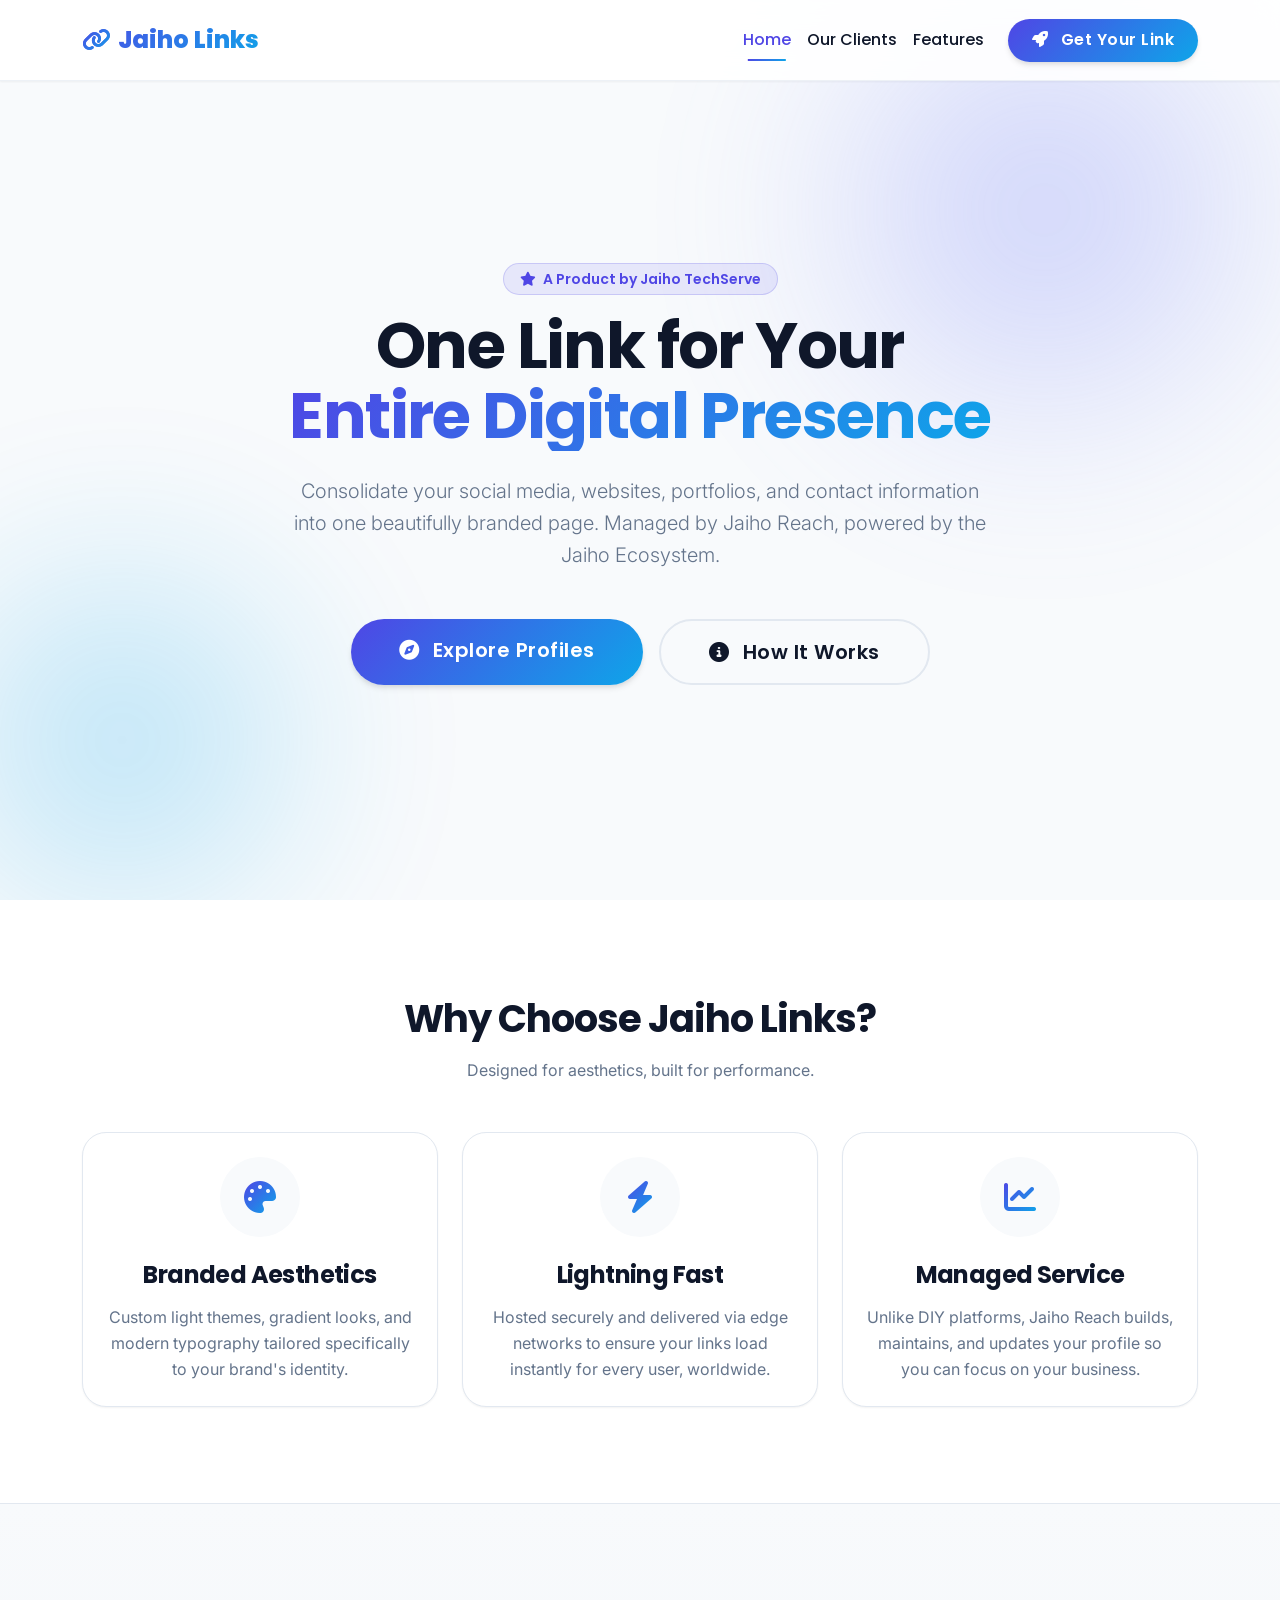
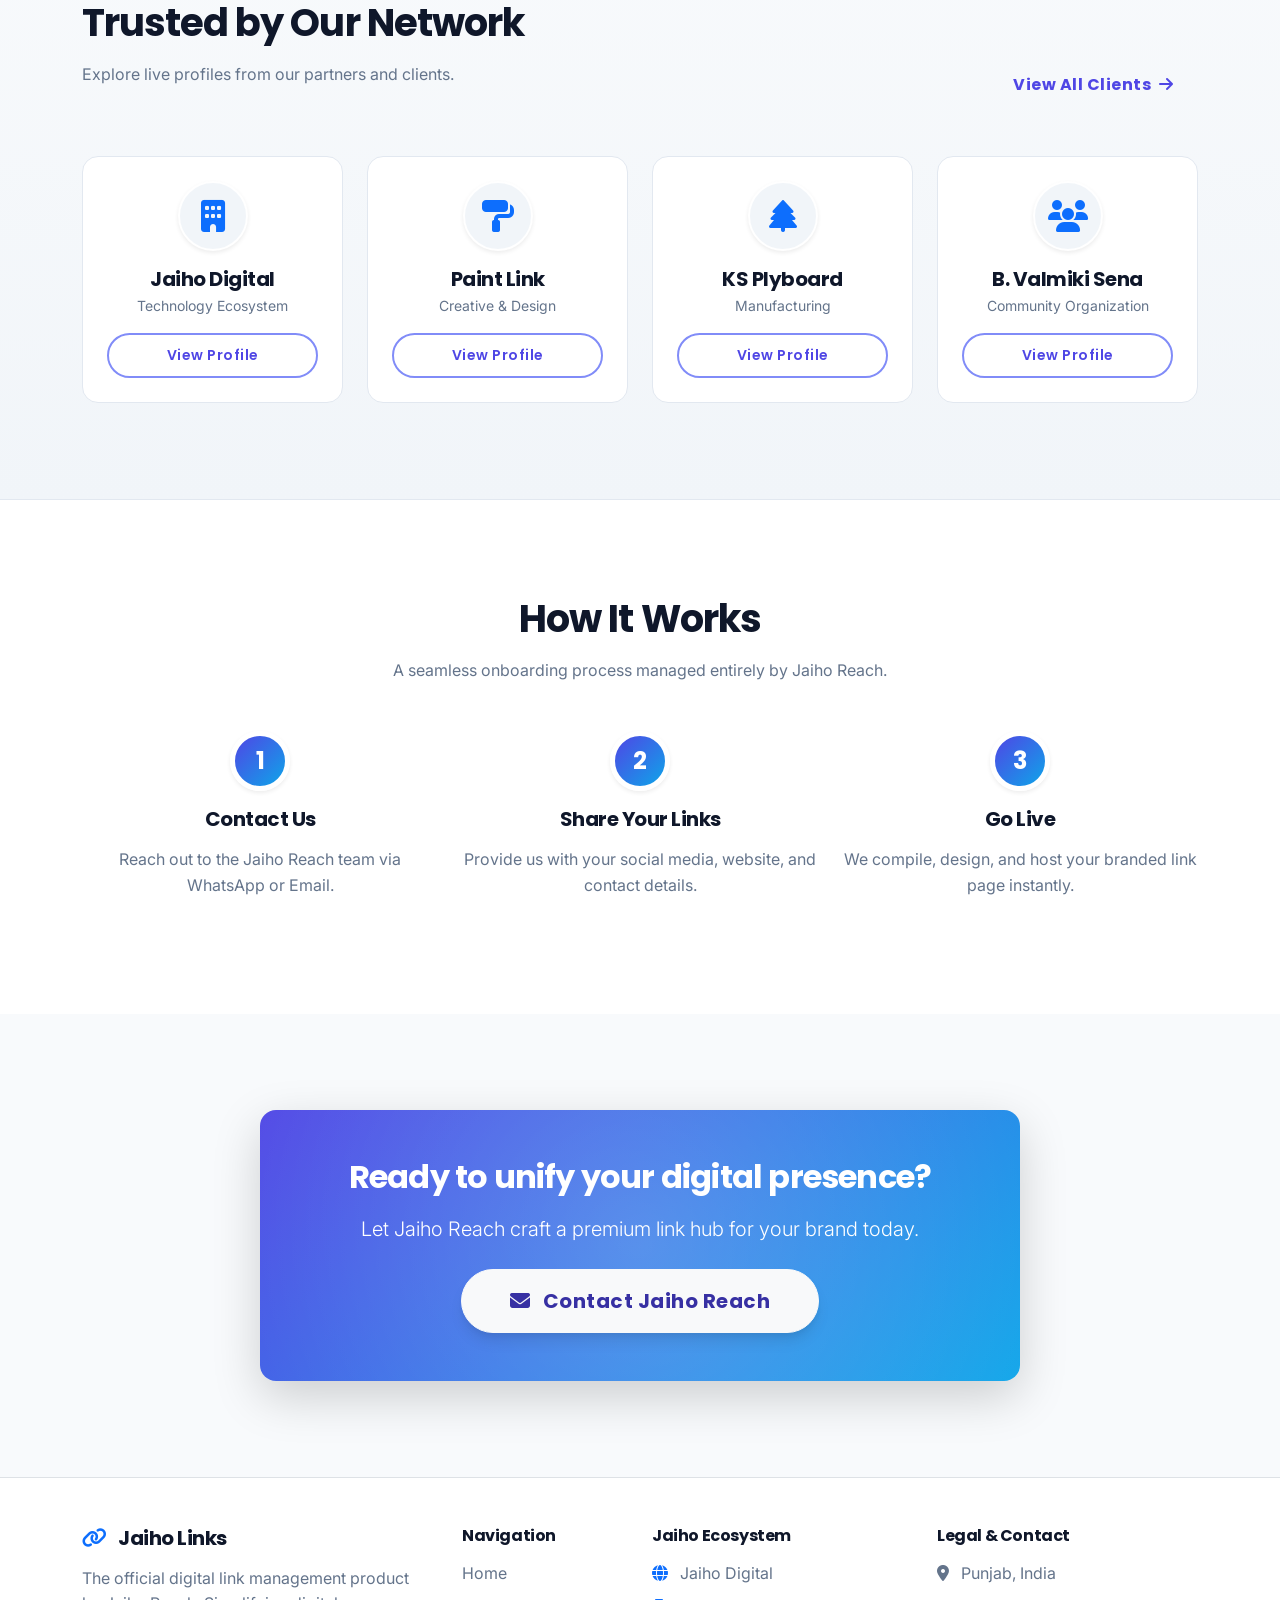
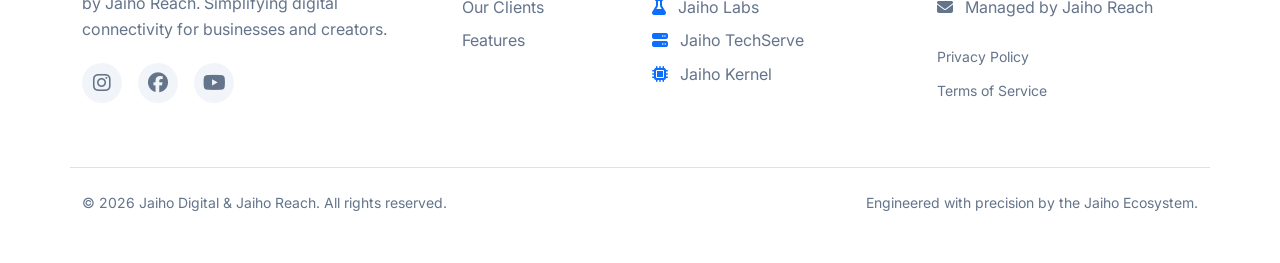
<file: index.html>
<!DOCTYPE html>
<html lang="en">
<head>
    <meta charset="UTF-8">
    <meta name="viewport" content="width=device-width, initial-scale=1.0">
    <meta name="description" content="Jaiho Links - The ultimate digital identity and link management platform by Jaiho Reach. Connect your audience to everything you do with one beautiful link.">
    <meta name="author" content="Jaiho Digital / Jaiho Reach">
    <title>Jaiho Links | Connect Your Digital World</title>

    <link rel="preconnect" href="https://fonts.googleapis.com">
    <link rel="preconnect" href="https://fonts.gstatic.com" crossorigin>
    <link href="https://fonts.googleapis.com/css2?family=Inter:wght@300;400;500;600&family=Poppins:wght@500;600;700;800&display=swap" rel="stylesheet">

    <link rel="stylesheet" href="https://cdnjs.cloudflare.com/ajax/libs/font-awesome/6.4.0/css/all.min.css" integrity="sha512-iecdLmaskl7CVkqkXNQ/ZH/XLlvWZOJyj7Yy7tcenmpD1ypASozpmT/E0iPtmFIB46ZmdtAc9eNBvH0H/ZpiBw==" crossorigin="anonymous" referrerpolicy="no-referrer" />

    <link href="https://cdn.jsdelivr.net/npm/bootstrap@5.3.0/dist/css/bootstrap.min.css" rel="stylesheet">

    <link rel="stylesheet" href="style.css">
</head>
<body class="light-theme">

    <nav class="navbar navbar-expand-lg fixed-top custom-navbar">
        <div class="container">
            <a class="navbar-brand brand-gradient" href="index.html">
                <i class="fas fa-link brand-icon"></i> Jaiho Links
            </a>
            <button class="navbar-toggler" type="button" data-bs-toggle="collapse" data-bs-toggle="collapse" data-bs-target="#navbarNav" aria-controls="navbarNav" aria-expanded="false" aria-label="Toggle navigation">
                <i class="fas fa-bars"></i>
            </button>
            <div class="collapse navbar-collapse" id="navbarNav">
                <ul class="navbar-nav ms-auto align-items-center">
                    <li class="nav-item">
                        <a class="nav-link active" href="index.html">Home</a>
                    </li>
                    <li class="nav-item">
                        <a class="nav-link" href="clients.html">Our Clients</a>
                    </li>
                    <li class="nav-item">
                        <a class="nav-link" href="#features">Features</a>
                    </li>
                    <li class="nav-item ms-lg-3">
                        <a class="btn btn-primary-gradient nav-btn" href="#contact">
                            <i class="fas fa-rocket me-2"></i> Get Your Link
                        </a>
                    </li>
                </ul>
            </div>
        </div>
    </nav>

    <header class="hero-section d-flex align-items-center">
        <div class="hero-background-blobs">
            <div class="blob blob-1"></div>
            <div class="blob blob-2"></div>
        </div>
        <div class="container position-relative z-index-1">
            <div class="row align-items-center justify-content-center text-center">
                <div class="col-lg-10">
                    <span class="badge badge-pill badge-soft-primary mb-3">
                        <i class="fas fa-star me-1"></i> A Product by Jaiho TechServe
                    </span>
                    <h1 class="display-3 fw-bold hero-title mb-4">
                        One Link for Your <br> <span class="text-gradient">Entire Digital Presence</span>
                    </h1>
                    <p class="lead hero-subtitle mb-5 mx-auto">
                        Consolidate your social media, websites, portfolios, and contact information into one beautifully branded page. Managed by Jaiho Reach, powered by the Jaiho Ecosystem.
                    </p>
                    <div class="d-flex justify-content-center gap-3 hero-cta-group">
                        <a href="clients.html" class="btn btn-primary-gradient btn-lg px-5 py-3">
                            <i class="fas fa-compass me-2"></i> Explore Profiles
                        </a>
                        <a href="#how-it-works" class="btn btn-outline-secondary btn-lg px-5 py-3">
                            <i class="fas fa-info-circle me-2"></i> How It Works
                        </a>
                    </div>
                </div>
            </div>
        </div>
    </header>

    <section id="features" class="features-section py-5">
        <div class="container py-5">
            <div class="text-center mb-5 section-header">
                <h2 class="fw-bold section-title">Why Choose Jaiho Links?</h2>
                <p class="text-muted">Designed for aesthetics, built for performance.</p>
            </div>
            <div class="row g-4">
                <div class="col-md-4">
                    <div class="feature-card h-100 p-4 text-center">
                        <div class="feature-icon-wrapper mb-4 mx-auto">
                            <i class="fas fa-palette feature-icon"></i>
                        </div>
                        <h4 class="fw-bold">Branded Aesthetics</h4>
                        <p class="text-muted mb-0">Custom light themes, gradient looks, and modern typography tailored specifically to your brand's identity.</p>
                    </div>
                </div>
                <div class="col-md-4">
                    <div class="feature-card h-100 p-4 text-center">
                        <div class="feature-icon-wrapper mb-4 mx-auto">
                            <i class="fas fa-bolt feature-icon"></i>
                        </div>
                        <h4 class="fw-bold">Lightning Fast</h4>
                        <p class="text-muted mb-0">Hosted securely and delivered via edge networks to ensure your links load instantly for every user, worldwide.</p>
                    </div>
                </div>
                <div class="col-md-4">
                    <div class="feature-card h-100 p-4 text-center">
                        <div class="feature-icon-wrapper mb-4 mx-auto">
                            <i class="fas fa-chart-line feature-icon"></i>
                        </div>
                        <h4 class="fw-bold">Managed Service</h4>
                        <p class="text-muted mb-0">Unlike DIY platforms, Jaiho Reach builds, maintains, and updates your profile so you can focus on your business.</p>
                    </div>
                </div>
            </div>
        </div>
    </section>

    <section id="featured-clients" class="clients-section py-5 bg-light-gradient">
        <div class="container py-5">
            <div class="d-flex justify-content-between align-items-end mb-5">
                <div class="section-header text-start mb-0">
                    <h2 class="fw-bold section-title">Trusted by Our Network</h2>
                    <p class="text-muted">Explore live profiles from our partners and clients.</p>
                </div>
                <a href="clients.html" class="btn btn-link text-decoration-none fw-bold view-all-link">
                    View All Clients <i class="fas fa-arrow-right ms-1"></i>
                </a>
            </div>

            <div class="row g-4">
                <div class="col-lg-3 col-md-6">
                    <div class="client-card text-center p-4">
                        <div class="client-avatar mb-3 mx-auto shadow-sm">
                            <i class="fas fa-building fa-2x text-primary"></i>
                        </div>
                        <h5 class="fw-bold mb-1">Jaiho Digital</h5>
                        <p class="text-muted small mb-3">Technology Ecosystem</p>
                        <a href="clients/jaiho-digital-links.html" class="btn btn-sm btn-outline-primary w-100 stretched-link">View Profile</a>
                    </div>
                </div>
                <div class="col-lg-3 col-md-6">
                    <div class="client-card text-center p-4">
                        <div class="client-avatar mb-3 mx-auto shadow-sm">
                            <i class="fas fa-paint-roller fa-2x text-primary"></i>
                        </div>
                        <h5 class="fw-bold mb-1">Paint Link</h5>
                        <p class="text-muted small mb-3">Creative & Design</p>
                        <a href="clients/paint-link.html" class="btn btn-sm btn-outline-primary w-100 stretched-link">View Profile</a>
                    </div>
                </div>
                <div class="col-lg-3 col-md-6">
                    <div class="client-card text-center p-4">
                        <div class="client-avatar mb-3 mx-auto shadow-sm">
                            <i class="fas fa-tree fa-2x text-primary"></i>
                        </div>
                        <h5 class="fw-bold mb-1">KS Plyboard</h5>
                        <p class="text-muted small mb-3">Manufacturing</p>
                        <a href="clients/ks-plyboard-links.html" class="btn btn-sm btn-outline-primary w-100 stretched-link">View Profile</a>
                    </div>
                </div>
                <div class="col-lg-3 col-md-6">
                    <div class="client-card text-center p-4">
                        <div class="client-avatar mb-3 mx-auto shadow-sm">
                            <i class="fas fa-users fa-2x text-primary"></i>
                        </div>
                        <h5 class="fw-bold mb-1">B. Valmiki Sena</h5>
                        <p class="text-muted small mb-3">Community Organization</p>
                        <a href="clients/bhagwan-valmiki-sena.html" class="btn btn-sm btn-outline-primary w-100 stretched-link">View Profile</a>
                    </div>
                </div>
            </div>
        </div>
    </section>

    <section id="how-it-works" class="process-section py-5">
        <div class="container py-5">
            <div class="text-center mb-5 section-header">
                <h2 class="fw-bold section-title">How It Works</h2>
                <p class="text-muted">A seamless onboarding process managed entirely by Jaiho Reach.</p>
            </div>
            <div class="row position-relative process-row">
                <div class="col-md-4 text-center process-step">
                    <div class="step-number shadow-sm mx-auto mb-3">1</div>
                    <h5 class="fw-bold">Contact Us</h5>
                    <p class="text-muted">Reach out to the Jaiho Reach team via WhatsApp or Email.</p>
                </div>
                <div class="col-md-4 text-center process-step">
                    <div class="step-number shadow-sm mx-auto mb-3">2</div>
                    <h5 class="fw-bold">Share Your Links</h5>
                    <p class="text-muted">Provide us with your social media, website, and contact details.</p>
                </div>
                <div class="col-md-4 text-center process-step">
                    <div class="step-number shadow-sm mx-auto mb-3">3</div>
                    <h5 class="fw-bold">Go Live</h5>
                    <p class="text-muted">We compile, design, and host your branded link page instantly.</p>
                </div>
            </div>
        </div>
    </section>

    <section id="contact" class="cta-section py-5 text-center text-white">
        <div class="container py-5">
            <div class="row justify-content-center">
                <div class="col-lg-8 cta-content-box p-5 rounded-4 shadow-lg">
                    <h2 class="fw-bold mb-3">Ready to unify your digital presence?</h2>
                    <p class="lead mb-4">Let Jaiho Reach craft a premium link hub for your brand today.</p>
                    <a href="mailto:jaihodigital@gmail.com" class="btn btn-light btn-lg px-5 py-3 fw-bold text-primary">
                        <i class="fas fa-envelope me-2"></i> Contact Jaiho Reach
                    </a>
                </div>
            </div>
        </div>
    </section>

    <footer class="footer py-5 border-top bg-white">
        <div class="container">
            <div class="row gy-4">
                <div class="col-lg-4 col-md-6">
                    <h5 class="fw-bold mb-3">
                        <i class="fas fa-link text-primary me-2"></i> Jaiho Links
                    </h5>
                    <p class="text-muted pe-lg-4">
                        The official digital link management product by Jaiho Reach. Simplifying digital connectivity for businesses and creators.
                    </p>
                    <div class="social-links d-flex gap-3 mt-3">
                        <a href="#" class="text-muted hover-primary" aria-label="Instagram"><i class="fab fa-instagram fa-lg"></i></a>
                        <a href="#" class="text-muted hover-primary" aria-label="Facebook"><i class="fab fa-facebook fa-lg"></i></a>
                        <a href="#" class="text-muted hover-primary" aria-label="YouTube"><i class="fab fa-youtube fa-lg"></i></a>
                    </div>
                </div>
                <div class="col-lg-2 col-md-6">
                    <h6 class="fw-bold mb-3">Navigation</h6>
                    <ul class="list-unstyled footer-links">
                        <li class="mb-2"><a href="index.html" class="text-muted text-decoration-none">Home</a></li>
                        <li class="mb-2"><a href="clients.html" class="text-muted text-decoration-none">Our Clients</a></li>
                        <li class="mb-2"><a href="#features" class="text-muted text-decoration-none">Features</a></li>
                    </ul>
                </div>
                <div class="col-lg-3 col-md-6">
                    <h6 class="fw-bold mb-3">Jaiho Ecosystem</h6>
                    <ul class="list-unstyled footer-links">
                        <li class="mb-2"><a href="https://jaiho-digital.onrender.com" class="text-muted text-decoration-none"><i class="fas fa-globe me-2 text-primary"></i> Jaiho Digital</a></li>
                        <li class="mb-2"><a href="https://jaiho-labs.onrender.com" class="text-muted text-decoration-none"><i class="fas fa-flask me-2 text-primary"></i> Jaiho Labs</a></li>
                        <li class="mb-2"><a href="https://jaihotechserve.onrender.com" class="text-muted text-decoration-none"><i class="fas fa-server me-2 text-primary"></i> Jaiho TechServe</a></li>
                        <li class="mb-2"><a href="https://jaihokernel.onrender.com" class="text-muted text-decoration-none"><i class="fas fa-microchip me-2 text-primary"></i> Jaiho Kernel</a></li>
                    </ul>
                </div>
                <div class="col-lg-3 col-md-6">
                    <h6 class="fw-bold mb-3">Legal & Contact</h6>
                    <ul class="list-unstyled footer-links text-muted">
                        <li class="mb-2"><i class="fas fa-map-marker-alt me-2"></i> Punjab, India</li>
                        <li class="mb-2"><i class="fas fa-envelope me-2"></i> Managed by Jaiho Reach</li>
                        <li class="mb-2 mt-4"><a href="privacy.html" class="text-muted text-decoration-none small">Privacy Policy</a></li>
                        <li class="mb-2"><a href="terms.html" class="text-muted text-decoration-none small">Terms of Service</a></li>
                    </ul>
                </div>
            </div>
            <div class="row mt-5 pt-4 border-top">
                <div class="col-md-6 text-center text-md-start">
                    <p class="text-muted small mb-0">&copy; 2026 Jaiho Digital & Jaiho Reach. All rights reserved.</p>
                </div>
                <div class="col-md-6 text-center text-md-end mt-3 mt-md-0">
                    <p class="text-muted small mb-0">Engineered with precision by the Jaiho Ecosystem.</p>
                </div>
            </div>
        </div>
    </footer>

    <script src="https://cdn.jsdelivr.net/npm/bootstrap@5.3.0/dist/js/bootstrap.bundle.min.js"></script>
    
    <script src="script.js"></script>
</body>
</html>
</file>
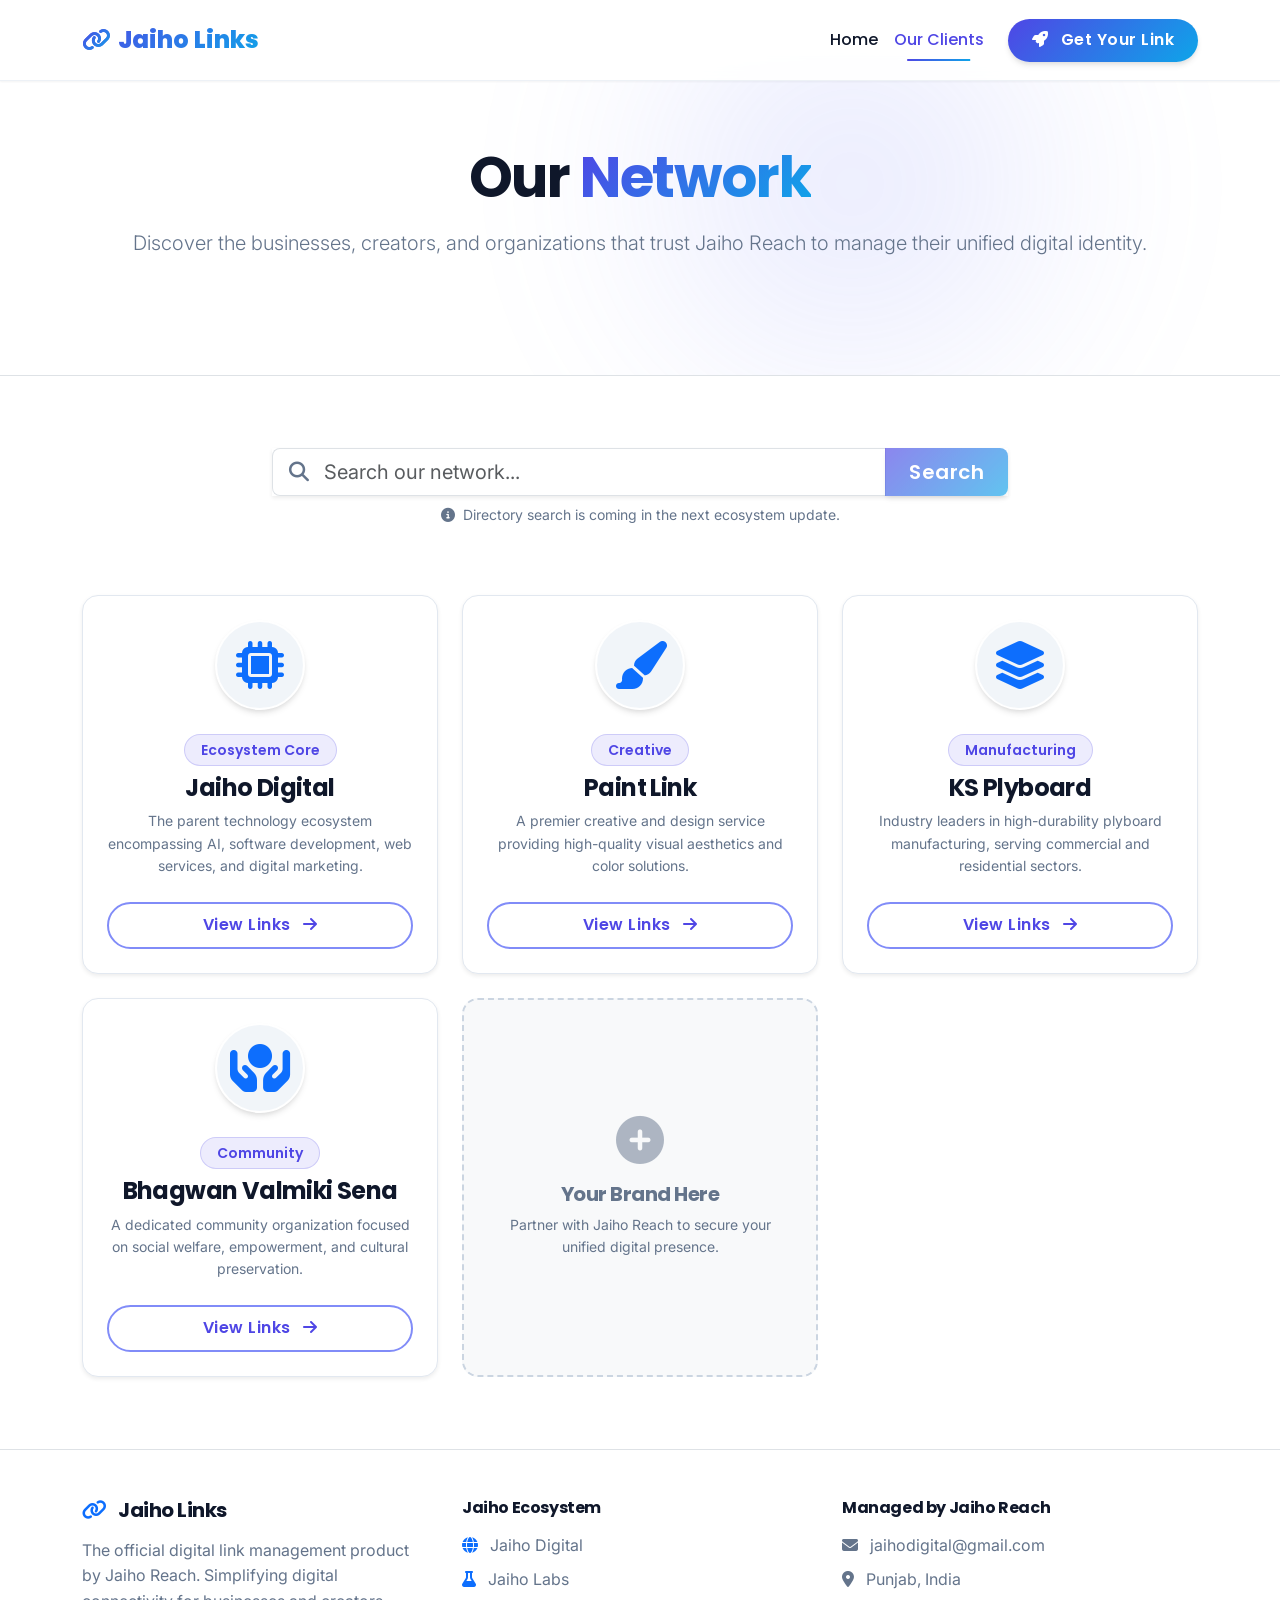
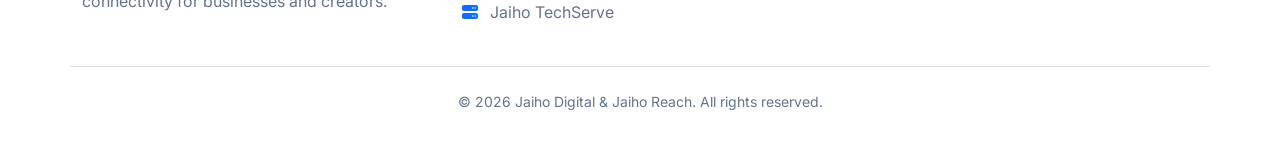
<file: clients.html>
<!DOCTYPE html>
<html lang="en">
<head>
    <meta charset="UTF-8">
    <meta name="viewport" content="width=device-width, initial-scale=1.0">
    <meta name="description" content="Explore the network of brands, businesses, and creators powered by Jaiho Links, a product of Jaiho Reach.">
    <meta name="author" content="Jaiho Digital / Jaiho Reach">
    <title>Our Clients | Jaiho Links Ecosystem</title>

    <link rel="preconnect" href="https://fonts.googleapis.com">
    <link rel="preconnect" href="https://fonts.gstatic.com" crossorigin>
    <link href="https://fonts.googleapis.com/css2?family=Inter:wght@300;400;500;600&family=Poppins:wght@500;600;700;800&display=swap" rel="stylesheet">

    <link rel="stylesheet" href="https://cdnjs.cloudflare.com/ajax/libs/font-awesome/6.4.0/css/all.min.css" integrity="sha512-iecdLmaskl7CVkqkXNQ/ZH/XLlvWZOJyj7Yy7tcenmpD1ypASozpmT/E0iPtmFIB46ZmdtAc9eNBvH0H/ZpiBw==" crossorigin="anonymous" referrerpolicy="no-referrer" />

    <link href="https://cdn.jsdelivr.net/npm/bootstrap@5.3.0/dist/css/bootstrap.min.css" rel="stylesheet">

    <link rel="stylesheet" href="style.css">
</head>
<body class="light-theme bg-surface">

    <nav class="navbar navbar-expand-lg fixed-top custom-navbar scrolled">
        <div class="container">
            <a class="navbar-brand brand-gradient" href="index.html">
                <i class="fas fa-link brand-icon"></i> Jaiho Links
            </a>
            <button class="navbar-toggler" type="button" data-bs-toggle="collapse" data-bs-target="#navbarNav" aria-controls="navbarNav" aria-expanded="false" aria-label="Toggle navigation">
                <i class="fas fa-bars"></i>
            </button>
            <div class="collapse navbar-collapse" id="navbarNav">
                <ul class="navbar-nav ms-auto align-items-center">
                    <li class="nav-item">
                        <a class="nav-link" href="index.html">Home</a>
                    </li>
                    <li class="nav-item">
                        <a class="nav-link active" href="clients.html">Our Clients</a>
                    </li>
                    <li class="nav-item ms-lg-3">
                        <a class="btn btn-primary-gradient nav-btn" href="index.html#contact">
                            <i class="fas fa-rocket me-2"></i> Get Your Link
                        </a>
                    </li>
                </ul>
            </div>
        </div>
    </nav>

    <header class="py-5 mt-5 bg-white border-bottom position-relative overflow-hidden">
        <div class="hero-background-blobs" style="opacity: 0.5;">
            <div class="blob blob-1" style="top: -50%; right: 10%;"></div>
        </div>
        <div class="container py-5 position-relative z-index-1 text-center">
            <h1 class="display-4 fw-bold mb-3">Our <span class="text-gradient">Network</span></h1>
            <p class="lead text-muted max-w-700 mx-auto">
                Discover the businesses, creators, and organizations that trust Jaiho Reach to manage their unified digital identity.
            </p>
        </div>
    </header>

    <section class="py-5">
        <div class="container py-4">
            
            <div class="row mb-5 justify-content-center">
                <div class="col-md-8">
                    <div class="input-group input-group-lg shadow-sm">
                        <span class="input-group-text bg-white border-end-0 text-muted">
                            <i class="fas fa-search"></i>
                        </span>
                        <input type="text" class="form-control border-start-0 ps-0" placeholder="Search our network..." aria-label="Search clients" disabled readonly style="background-color: #fff; cursor: default;">
                        <button class="btn btn-primary-gradient px-4" type="button" disabled>Search</button>
                    </div>
                    <p class="text-center text-muted small mt-2">
                        <i class="fas fa-info-circle me-1"></i> Directory search is coming in the next ecosystem update.
                    </p>
                </div>
            </div>

            <div class="row g-4">
                
                <div class="col-lg-4 col-md-6">
                    <div class="client-card h-100 p-4 text-center bg-white shadow-sm hover-shadow-lg">
                        <div class="client-avatar mb-4 mx-auto" style="width: 90px; height: 90px;">
                            <i class="fas fa-microchip fa-3x text-primary"></i>
                        </div>
                        <span class="badge badge-soft-primary mb-2">Ecosystem Core</span>
                        <h4 class="fw-bold mb-2">Jaiho Digital</h4>
                        <p class="text-muted small mb-4">
                            The parent technology ecosystem encompassing AI, software development, web services, and digital marketing.
                        </p>
                        <a href="clients/jaiho-digital-links.html" class="btn btn-outline-primary w-100 mt-auto stretched-link">
                            View Links <i class="fas fa-arrow-right ms-2"></i>
                        </a>
                    </div>
                </div>

                <div class="col-lg-4 col-md-6">
                    <div class="client-card h-100 p-4 text-center bg-white shadow-sm hover-shadow-lg">
                        <div class="client-avatar mb-4 mx-auto" style="width: 90px; height: 90px;">
                            <i class="fas fa-paint-brush fa-3x text-primary"></i>
                        </div>
                        <span class="badge badge-soft-primary mb-2">Creative</span>
                        <h4 class="fw-bold mb-2">Paint Link</h4>
                        <p class="text-muted small mb-4">
                            A premier creative and design service providing high-quality visual aesthetics and color solutions.
                        </p>
                        <a href="clients/paint-link.html" class="btn btn-outline-primary w-100 mt-auto stretched-link">
                            View Links <i class="fas fa-arrow-right ms-2"></i>
                        </a>
                    </div>
                </div>

                <div class="col-lg-4 col-md-6">
                    <div class="client-card h-100 p-4 text-center bg-white shadow-sm hover-shadow-lg">
                        <div class="client-avatar mb-4 mx-auto" style="width: 90px; height: 90px;">
                            <i class="fas fa-layer-group fa-3x text-primary"></i>
                        </div>
                        <span class="badge badge-soft-primary mb-2">Manufacturing</span>
                        <h4 class="fw-bold mb-2">KS Plyboard</h4>
                        <p class="text-muted small mb-4">
                            Industry leaders in high-durability plyboard manufacturing, serving commercial and residential sectors.
                        </p>
                        <a href="clients/ks-plyboard-links.html" class="btn btn-outline-primary w-100 mt-auto stretched-link">
                            View Links <i class="fas fa-arrow-right ms-2"></i>
                        </a>
                    </div>
                </div>

                <div class="col-lg-4 col-md-6">
                    <div class="client-card h-100 p-4 text-center bg-white shadow-sm hover-shadow-lg">
                        <div class="client-avatar mb-4 mx-auto" style="width: 90px; height: 90px;">
                            <i class="fas fa-hands-holding-circle fa-3x text-primary"></i>
                        </div>
                        <span class="badge badge-soft-primary mb-2">Community</span>
                        <h4 class="fw-bold mb-2">Bhagwan Valmiki Sena</h4>
                        <p class="text-muted small mb-4">
                            A dedicated community organization focused on social welfare, empowerment, and cultural preservation.
                        </p>
                        <a href="clients/bhagwan-valmiki-sena.html" class="btn btn-outline-primary w-100 mt-auto stretched-link">
                            View Links <i class="fas fa-arrow-right ms-2"></i>
                        </a>
                    </div>
                </div>

                <div class="col-lg-4 col-md-6">
                    <div class="client-card h-100 p-4 text-center bg-light border-dashed d-flex flex-column justify-content-center align-items-center" style="border: 2px dashed #cbd5e1; box-shadow: none;">
                        <div class="mb-3 text-muted">
                            <i class="fas fa-plus-circle fa-3x opacity-50"></i>
                        </div>
                        <h5 class="fw-bold text-muted mb-2">Your Brand Here</h5>
                        <p class="text-muted small mb-0">Partner with Jaiho Reach to secure your unified digital presence.</p>
                    </div>
                </div>

            </div>
        </div>
    </section>

    <footer class="footer py-5 border-top bg-white mt-auto">
        <div class="container">
            <div class="row gy-4">
                <div class="col-lg-4 col-md-6">
                    <h5 class="fw-bold mb-3">
                        <i class="fas fa-link text-primary me-2"></i> Jaiho Links
                    </h5>
                    <p class="text-muted pe-lg-4">
                        The official digital link management product by Jaiho Reach. Simplifying digital connectivity for businesses and creators.
                    </p>
                </div>
                <div class="col-lg-4 col-md-6">
                    <h6 class="fw-bold mb-3">Jaiho Ecosystem</h6>
                    <ul class="list-unstyled footer-links">
                        <li class="mb-2"><a href="https://jaiho-digital.onrender.com" class="text-muted text-decoration-none"><i class="fas fa-globe me-2 text-primary"></i> Jaiho Digital</a></li>
                        <li class="mb-2"><a href="https://jaiho-labs.onrender.com" class="text-muted text-decoration-none"><i class="fas fa-flask me-2 text-primary"></i> Jaiho Labs</a></li>
                        <li class="mb-2"><a href="https://jaihotechserve.onrender.com" class="text-muted text-decoration-none"><i class="fas fa-server me-2 text-primary"></i> Jaiho TechServe</a></li>
                    </ul>
                </div>
                <div class="col-lg-4 col-md-6">
                    <h6 class="fw-bold mb-3">Managed by Jaiho Reach</h6>
                    <ul class="list-unstyled footer-links text-muted">
                        <li class="mb-2"><i class="fas fa-envelope me-2"></i> jaihodigital@gmail.com</li>
                        <li class="mb-2"><i class="fas fa-map-marker-alt me-2"></i> Punjab, India</li>
                    </ul>
                </div>
            </div>
            <div class="row mt-4 pt-4 border-top">
                <div class="col-12 text-center">
                    <p class="text-muted small mb-0">&copy; 2026 Jaiho Digital & Jaiho Reach. All rights reserved.</p>
                </div>
            </div>
        </div>
    </footer>

    <script src="https://cdn.jsdelivr.net/npm/bootstrap@5.3.0/dist/js/bootstrap.bundle.min.js"></script>
    <script src="script.js"></script>
</body>
</html>
</file>
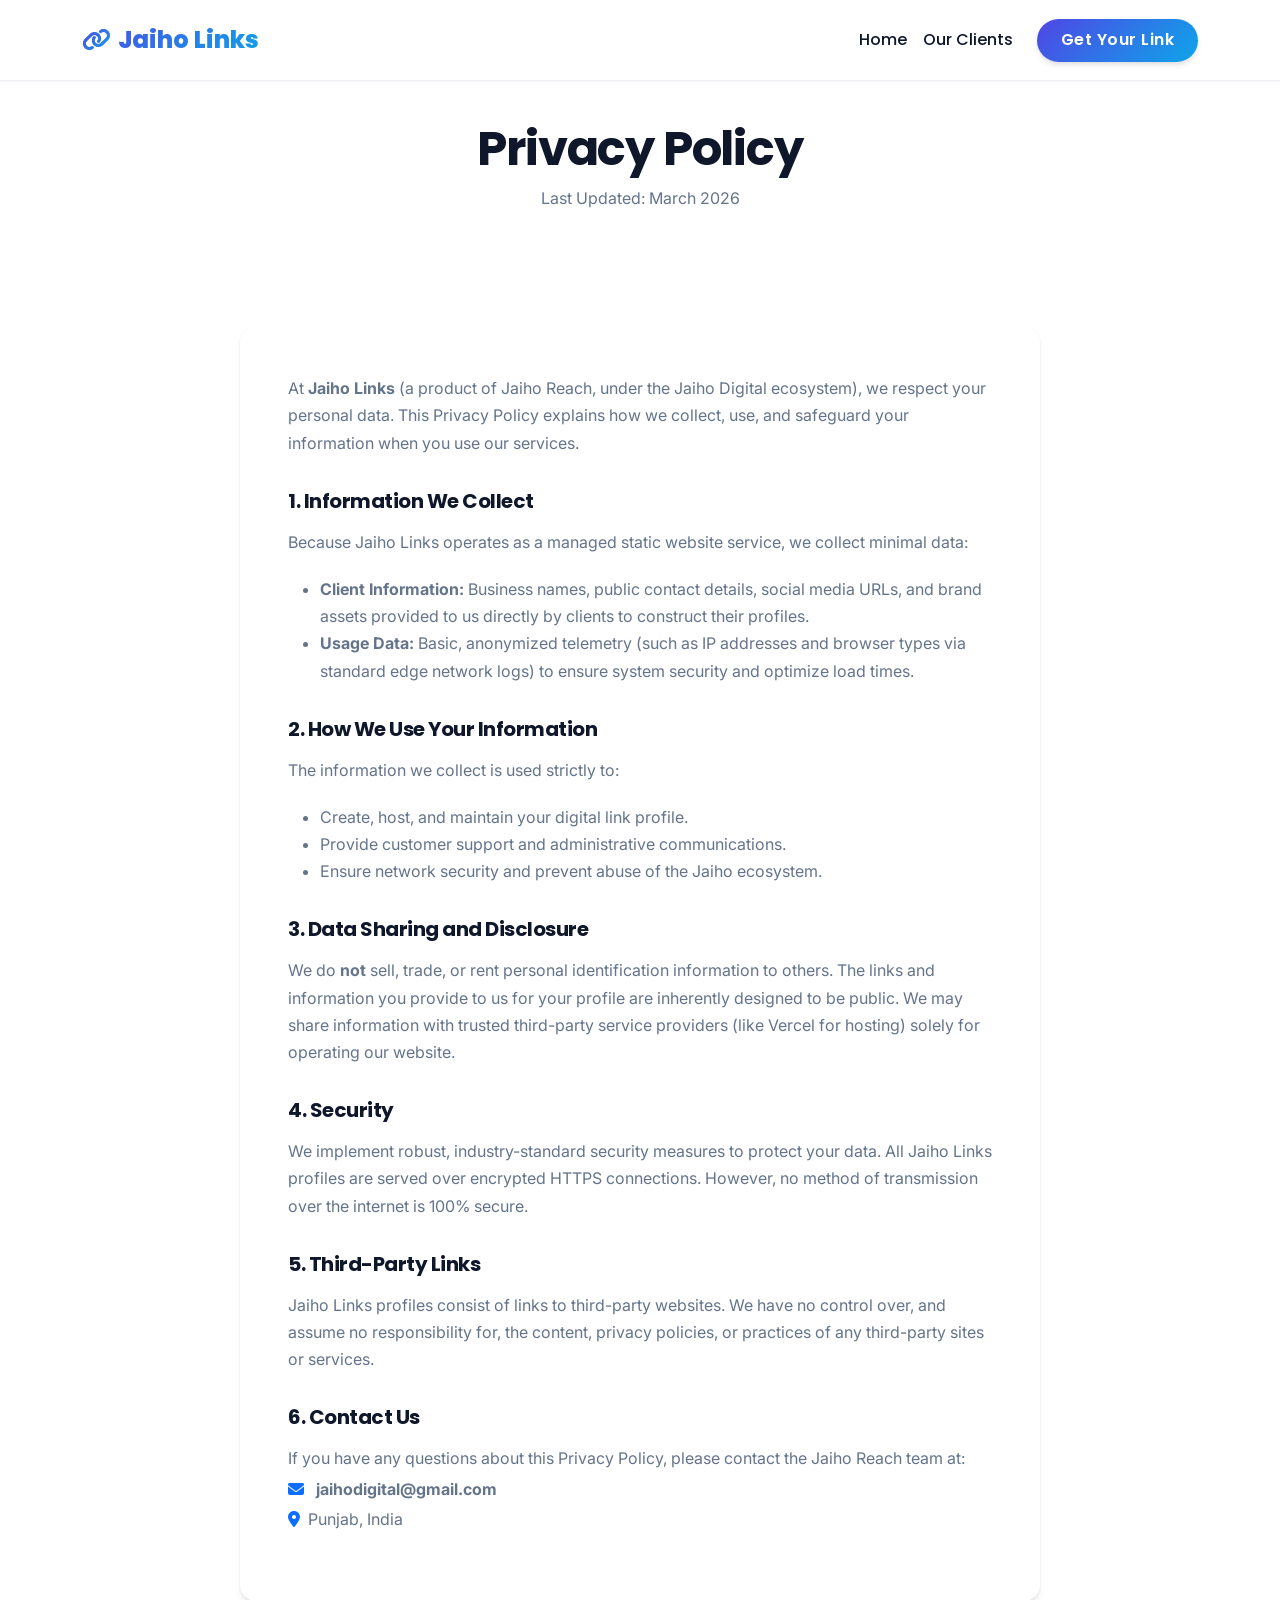
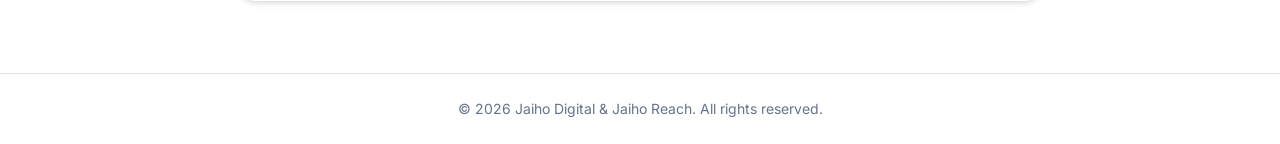
<file: privacy.html>
<!DOCTYPE html>
<html lang="en">
<head>
    <meta charset="UTF-8">
    <meta name="viewport" content="width=device-width, initial-scale=1.0">
    <meta name="description" content="Privacy Policy for Jaiho Links, managed by Jaiho Reach.">
    <title>Privacy Policy | Jaiho Links</title>

    <link rel="preconnect" href="https://fonts.googleapis.com">
    <link rel="preconnect" href="https://fonts.gstatic.com" crossorigin>
    <link href="https://fonts.googleapis.com/css2?family=Inter:wght@300;400;500;600&family=Poppins:wght@500;600;700;800&display=swap" rel="stylesheet">

    <link rel="stylesheet" href="https://cdnjs.cloudflare.com/ajax/libs/font-awesome/6.4.0/css/all.min.css">
    <link href="https://cdn.jsdelivr.net/npm/bootstrap@5.3.0/dist/css/bootstrap.min.css" rel="stylesheet">

    <link rel="stylesheet" href="style.css">
    
    <style>
        .legal-content h3 { font-size: 1.25rem; font-weight: 700; margin-top: 2rem; margin-bottom: 1rem; color: var(--text-main); }
        .legal-content p, .legal-content li { color: var(--text-muted); line-height: 1.7; }
        .legal-container { max-width: 800px; margin: 0 auto; background: #fff; padding: 3rem; border-radius: var(--radius-lg); box-shadow: var(--shadow-md); }
    </style>
</head>
<body class="light-theme bg-surface">

    <nav class="navbar navbar-expand-lg fixed-top custom-navbar scrolled">
        <div class="container">
            <a class="navbar-brand brand-gradient" href="index.html">
                <i class="fas fa-link brand-icon"></i> Jaiho Links
            </a>
            <button class="navbar-toggler" type="button" data-bs-toggle="collapse" data-bs-target="#navbarNav">
                <i class="fas fa-bars"></i>
            </button>
            <div class="collapse navbar-collapse" id="navbarNav">
                <ul class="navbar-nav ms-auto align-items-center">
                    <li class="nav-item"><a class="nav-link" href="index.html">Home</a></li>
                    <li class="nav-item"><a class="nav-link" href="clients.html">Our Clients</a></li>
                    <li class="nav-item ms-lg-3">
                        <a class="btn btn-primary-gradient nav-btn" href="index.html#contact">Get Your Link</a>
                    </li>
                </ul>
            </div>
        </div>
    </nav>

    <header class="py-5 mt-5 position-relative overflow-hidden">
        <div class="container py-4 text-center z-index-1 position-relative">
            <h1 class="display-5 fw-bold mb-2">Privacy Policy</h1>
            <p class="text-muted">Last Updated: March 2026</p>
        </div>
    </header>

    <section class="py-4 mb-5">
        <div class="container">
            <div class="legal-container legal-content">
                <p>At <strong>Jaiho Links</strong> (a product of Jaiho Reach, under the Jaiho Digital ecosystem), we respect your personal data. This Privacy Policy explains how we collect, use, and safeguard your information when you use our services.</p>

                <h3>1. Information We Collect</h3>
                <p>Because Jaiho Links operates as a managed static website service, we collect minimal data:</p>
                <ul>
                    <li><strong>Client Information:</strong> Business names, public contact details, social media URLs, and brand assets provided to us directly by clients to construct their profiles.</li>
                    <li><strong>Usage Data:</strong> Basic, anonymized telemetry (such as IP addresses and browser types via standard edge network logs) to ensure system security and optimize load times.</li>
                </ul>

                <h3>2. How We Use Your Information</h3>
                <p>The information we collect is used strictly to:</p>
                <ul>
                    <li>Create, host, and maintain your digital link profile.</li>
                    <li>Provide customer support and administrative communications.</li>
                    <li>Ensure network security and prevent abuse of the Jaiho ecosystem.</li>
                </ul>

                <h3>3. Data Sharing and Disclosure</h3>
                <p>We do <strong>not</strong> sell, trade, or rent personal identification information to others. The links and information you provide to us for your profile are inherently designed to be public. We may share information with trusted third-party service providers (like Vercel for hosting) solely for operating our website.</p>

                <h3>4. Security</h3>
                <p>We implement robust, industry-standard security measures to protect your data. All Jaiho Links profiles are served over encrypted HTTPS connections. However, no method of transmission over the internet is 100% secure.</p>

                <h3>5. Third-Party Links</h3>
                <p>Jaiho Links profiles consist of links to third-party websites. We have no control over, and assume no responsibility for, the content, privacy policies, or practices of any third-party sites or services.</p>

                <h3>6. Contact Us</h3>
                <p>If you have any questions about this Privacy Policy, please contact the Jaiho Reach team at:<br>
                <i class="fas fa-envelope text-primary me-2 mt-2"></i> <strong>jaihodigital@gmail.com</strong><br>
                <i class="fas fa-map-marker-alt text-primary me-2 mt-2"></i>Punjab, India</p>
            </div>
        </div>
    </section>

    <footer class="footer py-4 border-top bg-white mt-auto text-center">
        <div class="container">
            <p class="text-muted small mb-0">&copy; 2026 Jaiho Digital & Jaiho Reach. All rights reserved.</p>
        </div>
    </footer>

    <script src="https://cdn.jsdelivr.net/npm/bootstrap@5.3.0/dist/js/bootstrap.bundle.min.js"></script>
    <script src="script.js"></script>
</body>
</html>
</file>
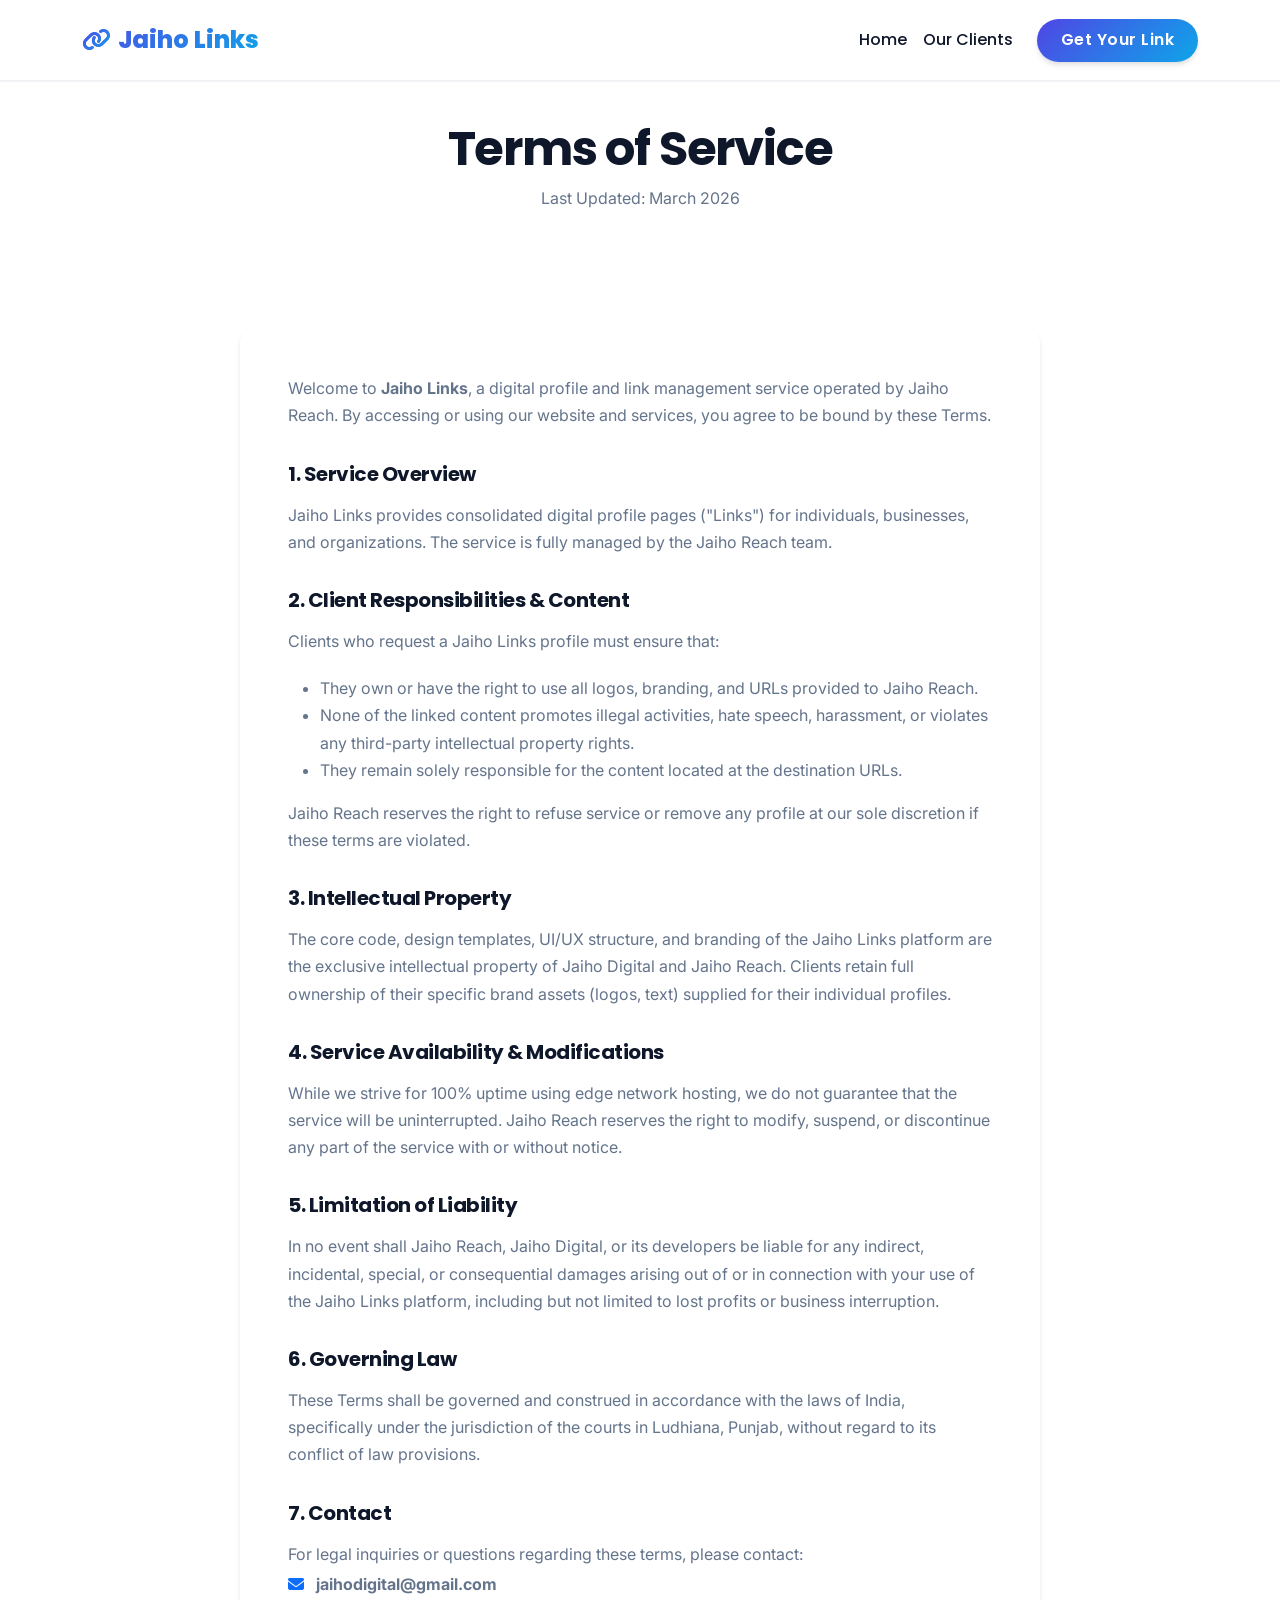
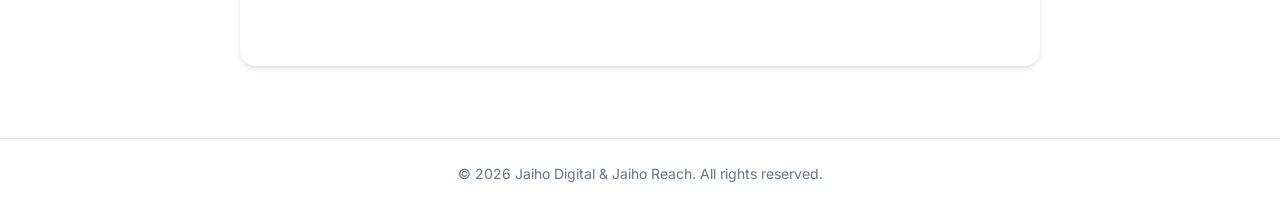
<file: terms.html>
<!DOCTYPE html>
<html lang="en">
<head>
    <meta charset="UTF-8">
    <meta name="viewport" content="width=device-width, initial-scale=1.0">
    <meta name="description" content="Terms of Service for Jaiho Links, managed by Jaiho Reach.">
    <title>Terms of Service | Jaiho Links</title>

    <link rel="preconnect" href="https://fonts.googleapis.com">
    <link rel="preconnect" href="https://fonts.gstatic.com" crossorigin>
    <link href="https://fonts.googleapis.com/css2?family=Inter:wght@300;400;500;600&family=Poppins:wght@500;600;700;800&display=swap" rel="stylesheet">

    <link rel="stylesheet" href="https://cdnjs.cloudflare.com/ajax/libs/font-awesome/6.4.0/css/all.min.css">
    <link href="https://cdn.jsdelivr.net/npm/bootstrap@5.3.0/dist/css/bootstrap.min.css" rel="stylesheet">

    <link rel="stylesheet" href="style.css">
    
    <style>
        .legal-content h3 { font-size: 1.25rem; font-weight: 700; margin-top: 2rem; margin-bottom: 1rem; color: var(--text-main); }
        .legal-content p, .legal-content li { color: var(--text-muted); line-height: 1.7; }
        .legal-container { max-width: 800px; margin: 0 auto; background: #fff; padding: 3rem; border-radius: var(--radius-lg); box-shadow: var(--shadow-md); }
    </style>
</head>
<body class="light-theme bg-surface">

    <nav class="navbar navbar-expand-lg fixed-top custom-navbar scrolled">
        <div class="container">
            <a class="navbar-brand brand-gradient" href="index.html">
                <i class="fas fa-link brand-icon"></i> Jaiho Links
            </a>
            <button class="navbar-toggler" type="button" data-bs-toggle="collapse" data-bs-target="#navbarNav">
                <i class="fas fa-bars"></i>
            </button>
            <div class="collapse navbar-collapse" id="navbarNav">
                <ul class="navbar-nav ms-auto align-items-center">
                    <li class="nav-item"><a class="nav-link" href="index.html">Home</a></li>
                    <li class="nav-item"><a class="nav-link" href="clients.html">Our Clients</a></li>
                    <li class="nav-item ms-lg-3">
                        <a class="btn btn-primary-gradient nav-btn" href="index.html#contact">Get Your Link</a>
                    </li>
                </ul>
            </div>
        </div>
    </nav>

    <header class="py-5 mt-5 position-relative overflow-hidden">
        <div class="container py-4 text-center z-index-1 position-relative">
            <h1 class="display-5 fw-bold mb-2">Terms of Service</h1>
            <p class="text-muted">Last Updated: March 2026</p>
        </div>
    </header>

    <section class="py-4 mb-5">
        <div class="container">
            <div class="legal-container legal-content">
                <p>Welcome to <strong>Jaiho Links</strong>, a digital profile and link management service operated by Jaiho Reach. By accessing or using our website and services, you agree to be bound by these Terms.</p>

                <h3>1. Service Overview</h3>
                <p>Jaiho Links provides consolidated digital profile pages ("Links") for individuals, businesses, and organizations. The service is fully managed by the Jaiho Reach team.</p>

                <h3>2. Client Responsibilities & Content</h3>
                <p>Clients who request a Jaiho Links profile must ensure that:</p>
                <ul>
                    <li>They own or have the right to use all logos, branding, and URLs provided to Jaiho Reach.</li>
                    <li>None of the linked content promotes illegal activities, hate speech, harassment, or violates any third-party intellectual property rights.</li>
                    <li>They remain solely responsible for the content located at the destination URLs.</li>
                </ul>
                <p>Jaiho Reach reserves the right to refuse service or remove any profile at our sole discretion if these terms are violated.</p>

                <h3>3. Intellectual Property</h3>
                <p>The core code, design templates, UI/UX structure, and branding of the Jaiho Links platform are the exclusive intellectual property of Jaiho Digital and Jaiho Reach. Clients retain full ownership of their specific brand assets (logos, text) supplied for their individual profiles.</p>

                <h3>4. Service Availability & Modifications</h3>
                <p>While we strive for 100% uptime using edge network hosting, we do not guarantee that the service will be uninterrupted. Jaiho Reach reserves the right to modify, suspend, or discontinue any part of the service with or without notice.</p>

                <h3>5. Limitation of Liability</h3>
                <p>In no event shall Jaiho Reach, Jaiho Digital, or its developers be liable for any indirect, incidental, special, or consequential damages arising out of or in connection with your use of the Jaiho Links platform, including but not limited to lost profits or business interruption.</p>

                <h3>6. Governing Law</h3>
                <p>These Terms shall be governed and construed in accordance with the laws of India, specifically under the jurisdiction of the courts in Ludhiana, Punjab, without regard to its conflict of law provisions.</p>

                <h3>7. Contact</h3>
                <p>For legal inquiries or questions regarding these terms, please contact:<br>
                <i class="fas fa-envelope text-primary me-2 mt-2"></i> <strong>jaihodigital@gmail.com</strong></p>
            </div>
        </div>
    </section>

    <footer class="footer py-4 border-top bg-white mt-auto text-center">
        <div class="container">
            <p class="text-muted small mb-0">&copy; 2026 Jaiho Digital & Jaiho Reach. All rights reserved.</p>
        </div>
    </footer>

    <script src="https://cdn.jsdelivr.net/npm/bootstrap@5.3.0/dist/js/bootstrap.bundle.min.js"></script>
    <script src="script.js"></script>
</body>
</html>
</file>
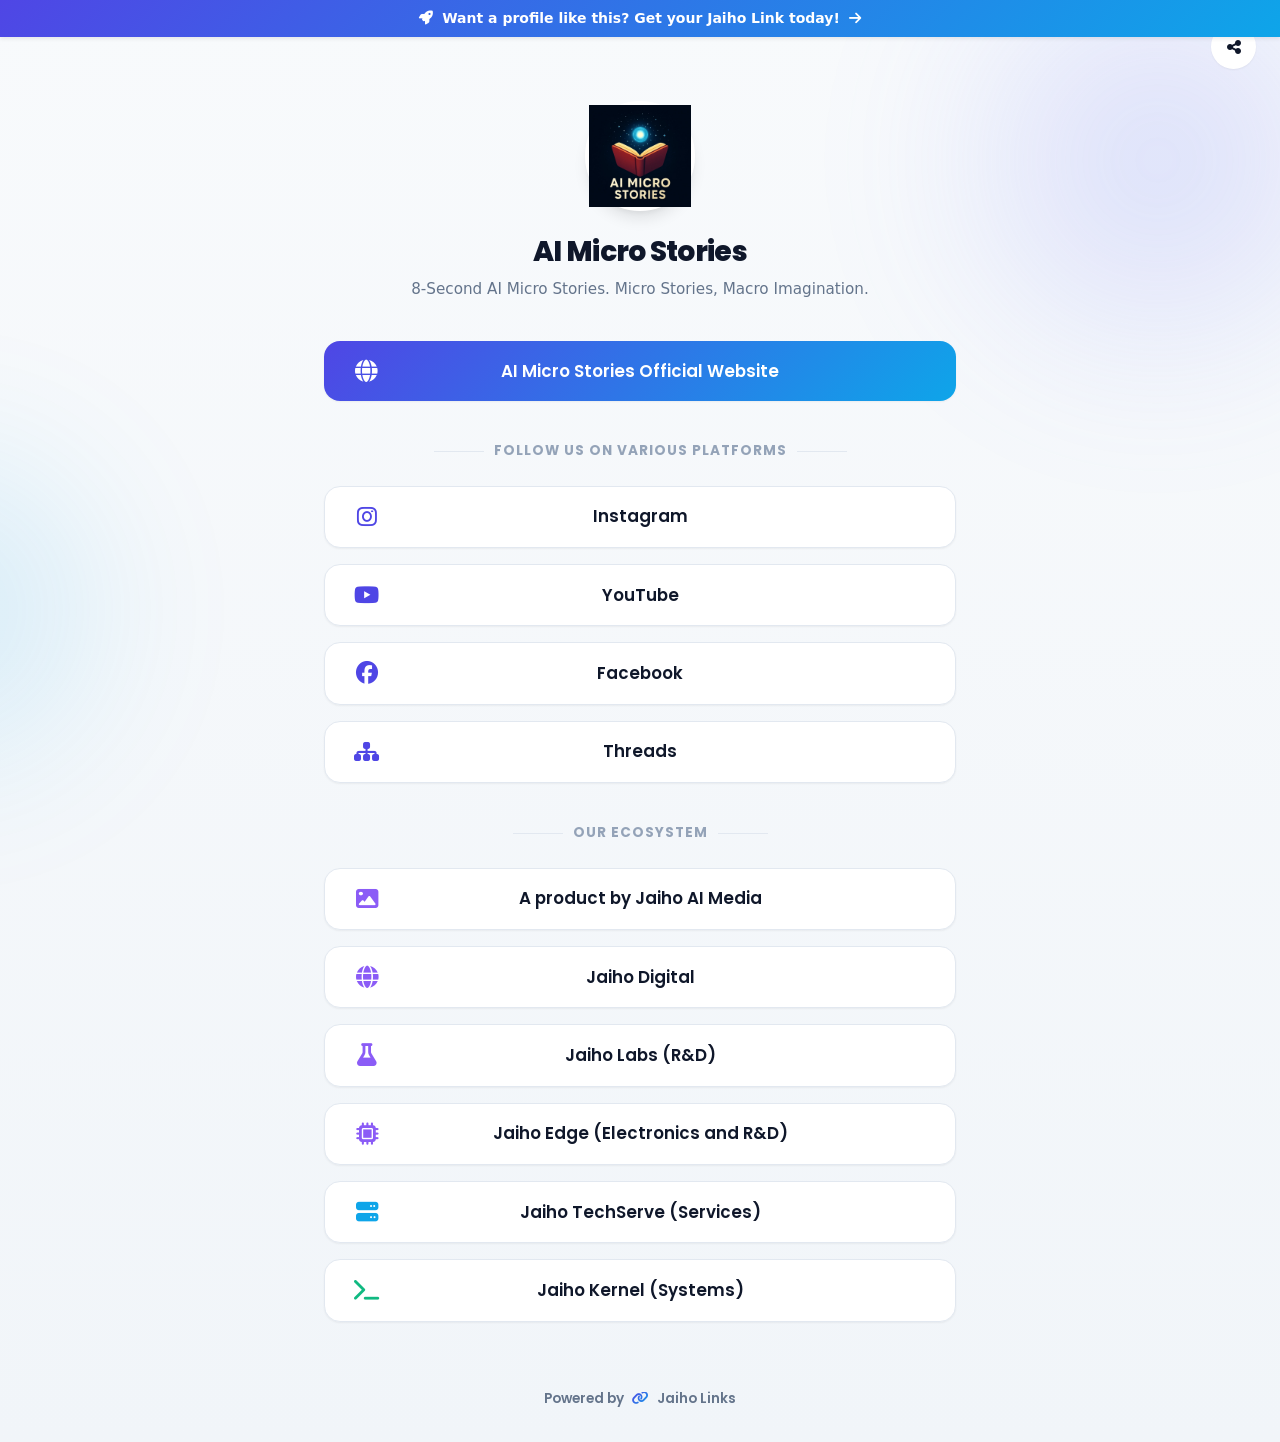
<file: clients/aimicrostories-links.html>
<!DOCTYPE html>
<html lang="en">
<head>
    <meta charset="UTF-8">
    <meta name="viewport" content="width=device-width, initial-scale=1.0">
    <meta name="description" content="Welcome to the Jaiho Digital Ecosystem. Explore our AI products, software solutions, and subsidiary branches.">
    <title>Jaiho Digital | Jaiho Links</title>

    <link rel="preconnect" href="https://fonts.googleapis.com">
    <link rel="preconnect" href="https://fonts.gstatic.com" crossorigin>
    <link href="https://fonts.googleapis.com/css2?family=Inter:wght@300;400;500;600&family=Poppins:wght@500;600;700;800&display=swap" rel="stylesheet">

    <link rel="stylesheet" href="https://cdnjs.cloudflare.com/ajax/libs/font-awesome/6.4.0/css/all.min.css">

    <link href="https://cdn.jsdelivr.net/npm/bootstrap@5.3.0/dist/css/bootstrap.min.css" rel="stylesheet">

    <link rel="stylesheet" href="../style.css">

    <style>
        body {
            background: var(--bg-light-gradient);
            min-height: 100vh;
            display: flex;
            flex-direction: column;
            overflow-x: hidden;
        }

        .link-container {
            max-width: 680px;
            margin: 0 auto;
            padding: 4rem 1.5rem 2rem;
            flex: 1;
            width: 100%;
            position: relative;
            z-index: 1;
        }

        .profile-header {
            text-align: center;
            margin-bottom: 2.5rem;
        }

        .profile-avatar-wrapper {
            position: relative;
            display: inline-block;
            margin-bottom: 1.5rem;
        }

        .profile-avatar {
            width: 110px;
            height: 110px;
            border-radius: 50%;
            border: 4px solid #ffffff;
            box-shadow: var(--shadow-lg);
            background-color: var(--bg-main);
            display: flex;
            align-items: center;
            justify-content: center;
            margin: 0 auto;
        }

        /* Jaiho Digital Core Branding */
        .profile-icon {
            font-size: 3rem;
            background: var(--brand-gradient);
            -webkit-background-clip: text;
            -webkit-text-fill-color: transparent;
        }

        .profile-title {
            font-family: var(--font-heading);
            font-weight: 800;
            color: var(--text-main);
            margin-bottom: 0.5rem;
            font-size: 1.75rem;
        }

        .profile-bio {
            color: var(--text-muted);
            font-size: 0.95rem;
            max-width: 550px;
            margin: 0 auto;
            line-height: 1.6;
        }

        .links-wrapper {
            display: flex;
            flex-direction: column;
            gap: 1rem;
        }

        /* Group Dividers for the Ecosystem */
        .link-group-title {
            font-family: var(--font-heading);
            font-size: 0.85rem;
            font-weight: 700;
            text-transform: uppercase;
            letter-spacing: 1px;
            color: var(--text-light);
            margin: 1.5rem 0 0.5rem 0;
            text-align: center;
            display: flex;
            align-items: center;
            justify-content: center;
            gap: 10px;
        }
        
        .link-group-title::before, .link-group-title::after {
            content: "";
            height: 1px;
            background: var(--border-color);
            flex: 1;
            max-width: 50px;
        }

        .link-btn {
            display: flex;
            align-items: center;
            width: 100%;
            padding: 1.1rem 1.5rem;
            background: #ffffff;
            border: 1px solid var(--border-color);
            border-radius: var(--radius-lg);
            color: var(--text-main);
            font-family: var(--font-heading);
            font-weight: 600;
            font-size: 1.05rem;
            transition: all var(--transition-normal);
            box-shadow: var(--shadow-sm);
            text-decoration: none;
            position: relative;
            overflow: hidden;
        }

        .link-btn:hover {
            transform: translateY(-4px);
            box-shadow: var(--shadow-md);
            border-color: var(--primary-color);
            color: var(--primary-dark);
        }

        .link-btn.priority {
            background: var(--brand-gradient);
            color: #ffffff;
            border: none;
        }

        .link-btn.priority:hover {
            background: var(--brand-gradient-hover);
            color: #ffffff;
            box-shadow: var(--shadow-glow);
        }

        .link-btn.priority .link-icon {
            color: #ffffff;
        }

        .link-icon {
            font-size: 1.4rem;
            width: 35px;
            text-align: center;
            color: var(--primary-color);
            transition: all var(--transition-normal);
        }

        .link-text {
            flex-grow: 1;
            text-align: center;
            padding-right: 35px;
        }

        .share-btn {
            position: absolute;
            top: 1.5rem;
            right: 1.5rem;
            width: 45px;
            height: 45px;
            border-radius: 50%;
            background: #ffffff;
            display: flex;
            align-items: center;
            justify-content: center;
            color: var(--text-main);
            box-shadow: var(--shadow-sm);
            cursor: pointer;
            transition: all var(--transition-normal);
            z-index: 10;
        }

        .share-btn:hover {
            background: var(--bg-surface-alt);
            color: var(--primary-color);
            transform: scale(1.05);
        }

        .jaiho-watermark {
            text-align: center;
            padding: 2rem 0;
            margin-top: auto;
            position: relative;
            z-index: 1;
        }

        .watermark-link {
            display: inline-flex;
            align-items: center;
            gap: 0.5rem;
            color: var(--text-muted);
            font-family: var(--font-heading);
            font-weight: 600;
            font-size: 0.85rem;
            text-decoration: none;
            transition: color var(--transition-fast);
        }

        .watermark-link:hover {
            color: var(--primary-color);
        }
    </style>
</head>
<body>

    <div class="w-100 text-center py-2 shadow-sm" style="background: var(--brand-gradient); z-index: 100; position: relative;">
        <a href="../index.html#contact" class="text-white text-decoration-none fw-bold small d-block px-3">
            <i class="fas fa-rocket me-1"></i> Want a profile like this? Get your Jaiho Link today! <i class="fas fa-arrow-right ms-1"></i>
        </a>
    </div>

    <div class="blob blob-1" style="top: -10%; right: -10%; opacity: 0.3; width: 500px; height: 500px; position: fixed;"></div>
    <div class="blob blob-2" style="bottom: 10%; left: -20%; opacity: 0.2; width: 400px; height: 400px; position: fixed;"></div>

    <div class="share-btn" onclick="navigator.share({title: 'Jaiho Digital Ecosystem Links', url: window.location.href})" aria-label="Share this profile">
        <i class="fas fa-share-nodes"></i>
    </div>

    <main class="link-container">
        
        <header class="profile-header">
            <div class="profile-avatar-wrapper">
                <div class="profile-avatar">
                    <!--<i class="fas fa-image profile-icon"></i>--->
                    <img src="assets/ai-micro-stories.jpg" alt="Profile" class="profile-img">
                </div>
            </div>
            <h1 class="profile-title">AI Micro Stories</h1>
            <p class="profile-bio">8-Second AI Micro Stories. Micro Stories, Macro Imagination.</p>
        </header>

        <nav class="links-wrapper">
            
            <a href="https://aimicrostories.vercel.app" class="link-btn priority" target="_blank" rel="noopener noreferrer">
                <i class="fas fa-globe link-icon"></i>
                <span class="link-text">AI Micro Stories Official Website</span>
            </a>

            <div class="link-group-title">Follow us on various platforms</div>

            <a href="https://instagram.com/aimicrostories" class="link-btn" target="_blank" rel="noopener noreferrer">
                <i class="fab fa-instagram link-icon"></i>
                <span class="link-text">Instagram</span>
            </a>

            <a href="https://www.youtube.com/@aimicrostories" class="link-btn" target="_blank" rel="noopener noreferrer">
                <i class="fab fa-youtube link-icon"></i>
                <span class="link-text">YouTube</span>
            </a>
            
            <a href="https://www.facebook.com/people/AI-Micro-Stories/61588365518687/" class="link-btn" target="_blank" rel="noopener noreferrer">
                <i class="fab fa-facebook link-icon"></i>
                <span class="link-text">Facebook</span>
            </a>

            <a href="https://www.threads.com/@aimicrostories" class="link-btn" target="_blank" rel="noopener noreferrer">
                <i class="fas fa-sitemap link-icon"></i>
                <span class="link-text">Threads</span>
            </a>

            <div class="link-group-title">Our Ecosystem</div>

            <a href="https://jaihoaimedia.vercel.app" class="link-btn" target="_blank" rel="noopener noreferrer">
                <i class="fas fa-image link-icon" style="color: #8b5cf6;"></i>
                <span class="link-text">A product by Jaiho AI Media</span>
            </a>
            
            <a href="https://jaiho-digital.onrender.com" class="link-btn" target="_blank" rel="noopener noreferrer">
                <i class="fas fa-globe link-icon" style="color: #8b5cf6;"></i>
                <span class="link-text">Jaiho Digital</span>
            </a>

            <a href="https://jaiho-labs.onrender.com" class="link-btn" target="_blank" rel="noopener noreferrer">
                <i class="fas fa-flask link-icon" style="color: #8b5cf6;"></i>
                <span class="link-text">Jaiho Labs (R&D)</span>
            </a>

            <a href="https://jaihoedge.onrender.com" class="link-btn" target="_blank" rel="noopener noreferrer">
                <i class="fas fa-microchip link-icon" style="color: #8b5cf6;"></i>
                <span class="link-text">Jaiho Edge (Electronics and R&D)</span>
            </a>

            <a href="https://jaihotechserve.onrender.com" class="link-btn" target="_blank" rel="noopener noreferrer">
                <i class="fas fa-server link-icon" style="color: #0ea5e9;"></i>
                <span class="link-text">Jaiho TechServe (Services)</span>
            </a>

            <a href="https://jaihokernel.onrender.com" class="link-btn" target="_blank" rel="noopener noreferrer">
                <i class="fas fa-terminal link-icon" style="color: #10b981;"></i>
                <span class="link-text">Jaiho Kernel (Systems)</span>
            </a>

            <!---<div class="link-group-title">Connect & Code</div>

            <a href="https://github.com/jaihodigital" class="link-btn" target="_blank" rel="noopener noreferrer">
                <i class="fab fa-github link-icon" style="color: #333;"></i>
                <span class="link-text">GitHub Repositories</span>
            </a>

            <a href="https://huggingface.co/jaihodigital" class="link-btn" target="_blank" rel="noopener noreferrer">
                <i class="fas fa-robot link-icon" style="color: #f59e0b;"></i>
                <span class="link-text">Hugging Face Models</span>
            </a>--->

        </nav>
    </main>

    <footer class="jaiho-watermark">
        <a href="../index.html" class="watermark-link">
            Powered by 
            <i class="fas fa-link watermark-icon brand-gradient" style="-webkit-background-clip: text; -webkit-text-fill-color: transparent;"></i> 
            Jaiho Links
        </a>
    </footer>

</body>
</html>
</file>
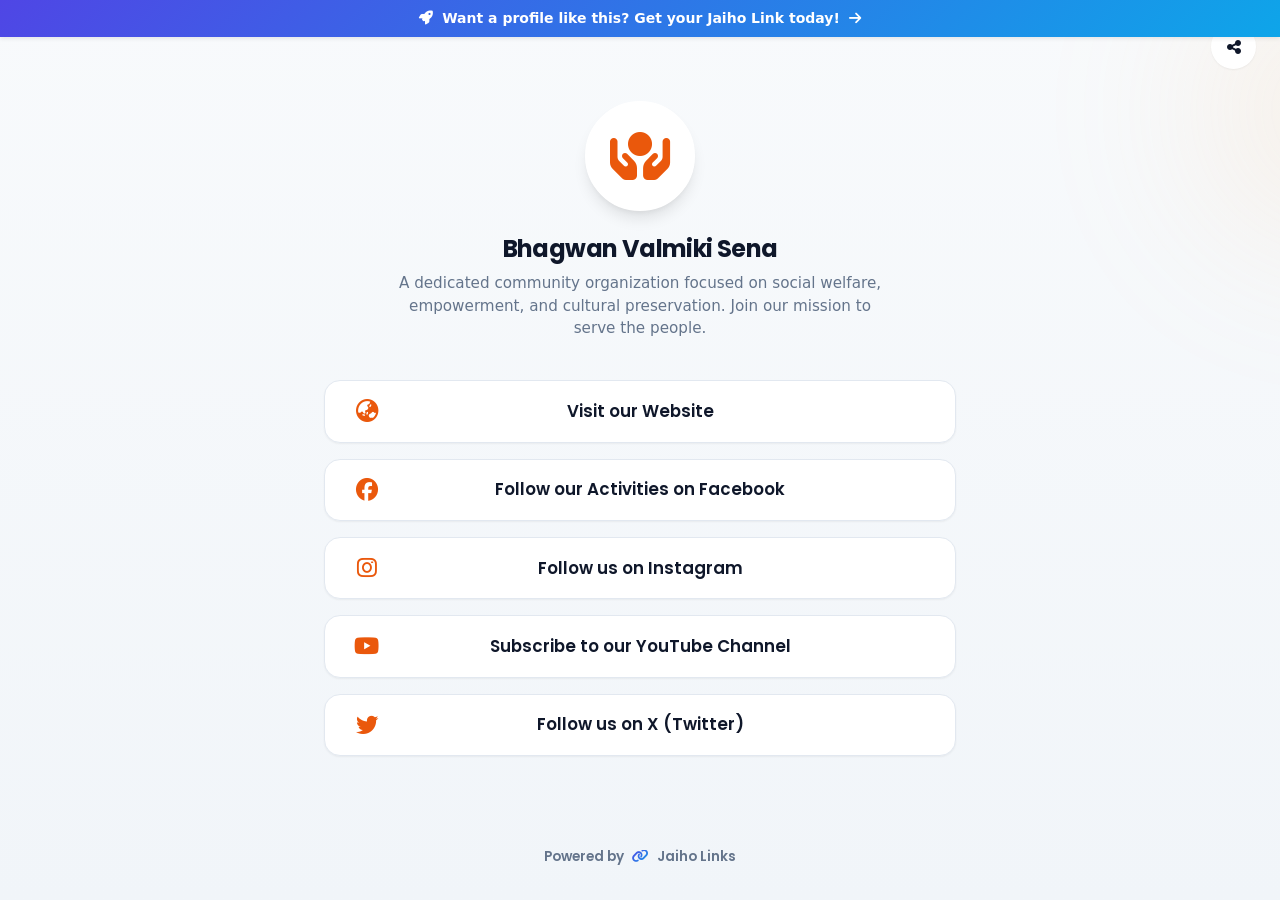
<file: clients/bhagwan-valmiki-sena.html>
<!DOCTYPE html>
<html lang="en">
<head>
    <meta charset="UTF-8">
    <meta name="viewport" content="width=device-width, initial-scale=1.0">
    <meta name="description" content="Official digital links for Bhagwan Valmiki Sena. Connect with our community, stay updated on events, and support our social welfare initiatives.">
    <title>Bhagwan Valmiki Sena | Jaiho Links</title>

    <link rel="preconnect" href="https://fonts.googleapis.com">
    <link rel="preconnect" href="https://fonts.gstatic.com" crossorigin>
    <link href="https://fonts.googleapis.com/css2?family=Inter:wght@300;400;500;600&family=Poppins:wght@500;600;700;800&display=swap" rel="stylesheet">

    <link rel="stylesheet" href="https://cdnjs.cloudflare.com/ajax/libs/font-awesome/6.4.0/css/all.min.css">

    <link href="https://cdn.jsdelivr.net/npm/bootstrap@5.3.0/dist/css/bootstrap.min.css" rel="stylesheet">

    <link rel="stylesheet" href="../style.css">

    <style>
        body {
            background: var(--bg-light-gradient);
            min-height: 100vh;
            display: flex;
            flex-direction: column;
            overflow-x: hidden;
        }

        .link-container {
            max-width: 680px;
            margin: 0 auto;
            padding: 4rem 1.5rem 2rem;
            flex: 1;
            width: 100%;
            position: relative;
            z-index: 1;
        }

        .profile-header {
            text-align: center;
            margin-bottom: 2.5rem;
        }

        .profile-avatar-wrapper {
            position: relative;
            display: inline-block;
            margin-bottom: 1.5rem;
        }

        .profile-avatar {
            width: 110px;
            height: 110px;
            border-radius: 50%;
            border: 4px solid #ffffff;
            box-shadow: var(--shadow-lg);
            background-color: var(--bg-main);
            display: flex;
            align-items: center;
            justify-content: center;
            margin: 0 auto;
        }

        /* Community Branding Icon */
        .profile-icon {
            font-size: 3rem;
            color: #ea580c; /* Deep Saffron/Orange tone for community/spirituality */
        }

        .profile-title {
            font-family: var(--font-heading);
            font-weight: 700;
            color: var(--text-main);
            margin-bottom: 0.5rem;
            font-size: 1.5rem;
        }

        .profile-bio {
            color: var(--text-muted);
            font-size: 0.95rem;
            max-width: 500px;
            margin: 0 auto;
            line-height: 1.5;
        }

        .links-wrapper {
            display: flex;
            flex-direction: column;
            gap: 1rem;
        }

        .link-btn {
            display: flex;
            align-items: center;
            width: 100%;
            padding: 1.1rem 1.5rem;
            background: #ffffff;
            border: 1px solid var(--border-color);
            border-radius: var(--radius-lg);
            color: var(--text-main);
            font-family: var(--font-heading);
            font-weight: 600;
            font-size: 1.05rem;
            transition: all var(--transition-normal);
            box-shadow: var(--shadow-sm);
            text-decoration: none;
            position: relative;
            overflow: hidden;
        }

        .link-btn:hover {
            transform: translateY(-4px);
            box-shadow: var(--shadow-md);
            border-color: #ea580c;
            color: #c2410c;
        }

        /* Custom Priority Button for this profile */
        .link-btn.priority {
            background: linear-gradient(135deg, #ea580c 0%, #f97316 100%);
            color: #ffffff;
            border: none;
        }

        .link-btn.priority:hover {
            background: linear-gradient(135deg, #c2410c 0%, #ea580c 100%);
            color: #ffffff;
            box-shadow: 0 0 15px rgba(234, 88, 12, 0.4);
        }

        .link-btn.priority .link-icon {
            color: #ffffff;
        }

        .link-icon {
            font-size: 1.4rem;
            width: 35px;
            text-align: center;
            color: #ea580c;
            transition: all var(--transition-normal);
        }

        .link-text {
            flex-grow: 1;
            text-align: center;
            padding-right: 35px;
        }

        .share-btn {
            position: absolute;
            top: 1.5rem;
            right: 1.5rem;
            width: 45px;
            height: 45px;
            border-radius: 50%;
            background: #ffffff;
            display: flex;
            align-items: center;
            justify-content: center;
            color: var(--text-main);
            box-shadow: var(--shadow-sm);
            cursor: pointer;
            transition: all var(--transition-normal);
            z-index: 10;
        }

        .share-btn:hover {
            background: var(--bg-surface-alt);
            color: #ea580c;
            transform: scale(1.05);
        }

        .jaiho-watermark {
            text-align: center;
            padding: 2rem 0;
            margin-top: auto;
            position: relative;
            z-index: 1;
        }

        .watermark-link {
            display: inline-flex;
            align-items: center;
            gap: 0.5rem;
            color: var(--text-muted);
            font-family: var(--font-heading);
            font-weight: 600;
            font-size: 0.85rem;
            text-decoration: none;
            transition: color var(--transition-fast);
        }

        .watermark-link:hover {
            color: var(--primary-color);
        }
    </style>
</head>
<body>

    <div class="w-100 text-center py-2 shadow-sm" style="background: var(--brand-gradient); z-index: 100; position: relative;">
        <a href="../index.html" class="text-white text-decoration-none fw-bold small d-block px-3">
            <i class="fas fa-rocket me-1"></i> Want a profile like this? Get your Jaiho Link today! <i class="fas fa-arrow-right ms-1"></i>
        </a>
    </div>

    <div class="blob blob-1" style="top: -10%; right: -20%; opacity: 0.2; width: 400px; height: 400px; position: fixed; background: radial-gradient(circle, #fdba74 0%, transparent 70%);"></div>

    <div class="share-btn" onclick="navigator.share({title: 'Bhagwan Valmiki Sena | Jaiho Links', url: window.location.href})" aria-label="Share this profile">
        <i class="fas fa-share-nodes"></i>
    </div>

    <main class="link-container">
        
        <header class="profile-header">
            <div class="profile-avatar-wrapper">
                <div class="profile-avatar">
                    <i class="fas fa-hands-holding-circle profile-icon"></i>
                </div>
            </div>
            <h1 class="profile-title">Bhagwan Valmiki Sena</h1>
            <p class="profile-bio">A dedicated community organization focused on social welfare, empowerment, and cultural preservation. Join our mission to serve the people.</p>
        </header>

        <nav class="links-wrapper">
            
            <!---<a href="#" class="link-btn priority" target="_blank" rel="noopener noreferrer">
                <i class="fab fa-whatsapp link-icon"></i>
                <span class="link-text">Join Our WhatsApp Community</span>
            </a>--->

            <a href="https://bhagwan-valmiki-sena.vercel.app/" class="link-btn" target="_blank" rel="noopener noreferrer">
                <i class="fas fa-globe-asia link-icon"></i>
                <span class="link-text">Visit our Website</span>
            </a>

            <a href="#" class="link-btn" target="_blank" rel="noopener noreferrer">
                <i class="fab fa-facebook link-icon"></i>
                <span class="link-text">Follow our Activities on Facebook</span>
            </a>

            <a href="https://www.instagram.com/bhagwanvalmikisena.punjab" class="link-btn" target="_blank" rel="noopener noreferrer">
                <i class="fab fa-instagram link-icon"></i>
                <span class="link-text">Follow us on Instagram</span>
            </a>

            <a href="https://www.youtube.com/@BhagwanValmikiSena" class="link-btn" target="_blank" rel="noopener noreferrer">
                <i class="fab fa-youtube link-icon"></i>
                <span class="link-text">Subscribe to our YouTube Channel</span>
            </a>

            <a href="https://x.com/valmikisenapb" class="link-btn" target="_blank" rel="noopener noreferrer">
                <i class="fab fa-twitter link-icon"></i>
                <span class="link-text">Follow us on X (Twitter)</span>
            </a>

            <!--<a href="#" class="link-btn" target="_blank" rel="noopener noreferrer">
                <i class="fas fa-calendar-check link-icon"></i>
                <span class="link-text">Upcoming Events & Gatherings</span>
            </a>

            <a href="#" class="link-btn" target="_blank" rel="noopener noreferrer">
                <i class="fas fa-hand-holding-heart link-icon"></i>
                <span class="link-text">Support Our Social Causes</span>
            </a>--->

        </nav>
    </main>

    <footer class="jaiho-watermark">
        <a href="../index.html" class="watermark-link">
            Powered by 
            <i class="fas fa-link watermark-icon brand-gradient" style="-webkit-background-clip: text; -webkit-text-fill-color: transparent;"></i> 
            Jaiho Links
        </a>
    </footer>

</body>
</html>
</file>
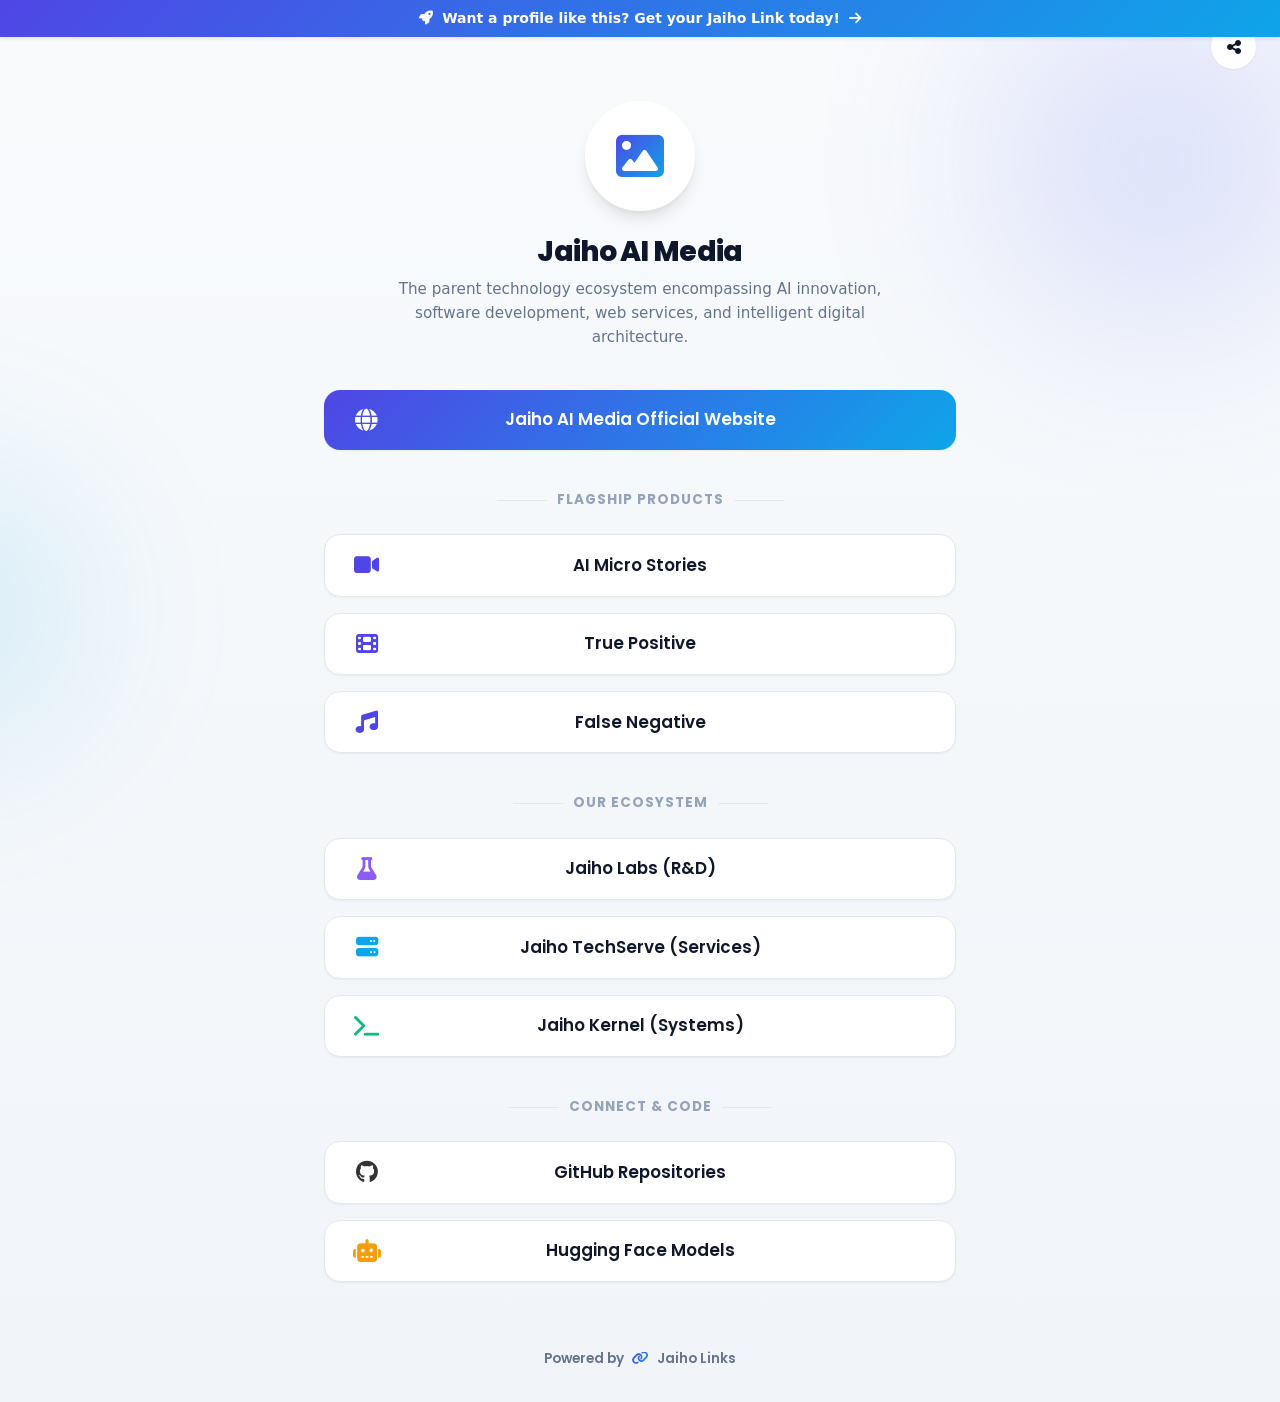
<file: clients/jaiho-ai-media-links.html>
<!DOCTYPE html>
<html lang="en">
<head>
    <meta charset="UTF-8">
    <meta name="viewport" content="width=device-width, initial-scale=1.0">
    <meta name="description" content="Welcome to the Jaiho Digital Ecosystem. Explore our AI products, software solutions, and subsidiary branches.">
    <title>Jaiho Digital | Jaiho Links</title>

    <link rel="preconnect" href="https://fonts.googleapis.com">
    <link rel="preconnect" href="https://fonts.gstatic.com" crossorigin>
    <link href="https://fonts.googleapis.com/css2?family=Inter:wght@300;400;500;600&family=Poppins:wght@500;600;700;800&display=swap" rel="stylesheet">

    <link rel="stylesheet" href="https://cdnjs.cloudflare.com/ajax/libs/font-awesome/6.4.0/css/all.min.css">

    <link href="https://cdn.jsdelivr.net/npm/bootstrap@5.3.0/dist/css/bootstrap.min.css" rel="stylesheet">

    <link rel="stylesheet" href="../style.css">

    <style>
        body {
            background: var(--bg-light-gradient);
            min-height: 100vh;
            display: flex;
            flex-direction: column;
            overflow-x: hidden;
        }

        .link-container {
            max-width: 680px;
            margin: 0 auto;
            padding: 4rem 1.5rem 2rem;
            flex: 1;
            width: 100%;
            position: relative;
            z-index: 1;
        }

        .profile-header {
            text-align: center;
            margin-bottom: 2.5rem;
        }

        .profile-avatar-wrapper {
            position: relative;
            display: inline-block;
            margin-bottom: 1.5rem;
        }

        .profile-avatar {
            width: 110px;
            height: 110px;
            border-radius: 50%;
            border: 4px solid #ffffff;
            box-shadow: var(--shadow-lg);
            background-color: var(--bg-main);
            display: flex;
            align-items: center;
            justify-content: center;
            margin: 0 auto;
        }

        /* Jaiho Digital Core Branding */
        .profile-icon {
            font-size: 3rem;
            background: var(--brand-gradient);
            -webkit-background-clip: text;
            -webkit-text-fill-color: transparent;
        }

        .profile-title {
            font-family: var(--font-heading);
            font-weight: 800;
            color: var(--text-main);
            margin-bottom: 0.5rem;
            font-size: 1.75rem;
        }

        .profile-bio {
            color: var(--text-muted);
            font-size: 0.95rem;
            max-width: 550px;
            margin: 0 auto;
            line-height: 1.6;
        }

        .links-wrapper {
            display: flex;
            flex-direction: column;
            gap: 1rem;
        }

        /* Group Dividers for the Ecosystem */
        .link-group-title {
            font-family: var(--font-heading);
            font-size: 0.85rem;
            font-weight: 700;
            text-transform: uppercase;
            letter-spacing: 1px;
            color: var(--text-light);
            margin: 1.5rem 0 0.5rem 0;
            text-align: center;
            display: flex;
            align-items: center;
            justify-content: center;
            gap: 10px;
        }
        
        .link-group-title::before, .link-group-title::after {
            content: "";
            height: 1px;
            background: var(--border-color);
            flex: 1;
            max-width: 50px;
        }

        .link-btn {
            display: flex;
            align-items: center;
            width: 100%;
            padding: 1.1rem 1.5rem;
            background: #ffffff;
            border: 1px solid var(--border-color);
            border-radius: var(--radius-lg);
            color: var(--text-main);
            font-family: var(--font-heading);
            font-weight: 600;
            font-size: 1.05rem;
            transition: all var(--transition-normal);
            box-shadow: var(--shadow-sm);
            text-decoration: none;
            position: relative;
            overflow: hidden;
        }

        .link-btn:hover {
            transform: translateY(-4px);
            box-shadow: var(--shadow-md);
            border-color: var(--primary-color);
            color: var(--primary-dark);
        }

        .link-btn.priority {
            background: var(--brand-gradient);
            color: #ffffff;
            border: none;
        }

        .link-btn.priority:hover {
            background: var(--brand-gradient-hover);
            color: #ffffff;
            box-shadow: var(--shadow-glow);
        }

        .link-btn.priority .link-icon {
            color: #ffffff;
        }

        .link-icon {
            font-size: 1.4rem;
            width: 35px;
            text-align: center;
            color: var(--primary-color);
            transition: all var(--transition-normal);
        }

        .link-text {
            flex-grow: 1;
            text-align: center;
            padding-right: 35px;
        }

        .share-btn {
            position: absolute;
            top: 1.5rem;
            right: 1.5rem;
            width: 45px;
            height: 45px;
            border-radius: 50%;
            background: #ffffff;
            display: flex;
            align-items: center;
            justify-content: center;
            color: var(--text-main);
            box-shadow: var(--shadow-sm);
            cursor: pointer;
            transition: all var(--transition-normal);
            z-index: 10;
        }

        .share-btn:hover {
            background: var(--bg-surface-alt);
            color: var(--primary-color);
            transform: scale(1.05);
        }

        .jaiho-watermark {
            text-align: center;
            padding: 2rem 0;
            margin-top: auto;
            position: relative;
            z-index: 1;
        }

        .watermark-link {
            display: inline-flex;
            align-items: center;
            gap: 0.5rem;
            color: var(--text-muted);
            font-family: var(--font-heading);
            font-weight: 600;
            font-size: 0.85rem;
            text-decoration: none;
            transition: color var(--transition-fast);
        }

        .watermark-link:hover {
            color: var(--primary-color);
        }
    </style>
</head>
<body>

    <div class="w-100 text-center py-2 shadow-sm" style="background: var(--brand-gradient); z-index: 100; position: relative;">
        <a href="../index.html#contact" class="text-white text-decoration-none fw-bold small d-block px-3">
            <i class="fas fa-rocket me-1"></i> Want a profile like this? Get your Jaiho Link today! <i class="fas fa-arrow-right ms-1"></i>
        </a>
    </div>

    <div class="blob blob-1" style="top: -10%; right: -10%; opacity: 0.3; width: 500px; height: 500px; position: fixed;"></div>
    <div class="blob blob-2" style="bottom: 10%; left: -20%; opacity: 0.2; width: 400px; height: 400px; position: fixed;"></div>

    <div class="share-btn" onclick="navigator.share({title: 'Jaiho Digital Ecosystem Links', url: window.location.href})" aria-label="Share this profile">
        <i class="fas fa-share-nodes"></i>
    </div>

    <main class="link-container">
        
        <header class="profile-header">
            <div class="profile-avatar-wrapper">
                <div class="profile-avatar">
                    <i class="fas fa-image profile-icon"></i>
                </div>
            </div>
            <h1 class="profile-title">Jaiho AI Media</h1>
            <p class="profile-bio">The parent technology ecosystem encompassing AI innovation, software development, web services, and intelligent digital architecture.</p>
        </header>

        <nav class="links-wrapper">
            
            <a href="https://jaiho-aimedia.vercel.app" class="link-btn priority" target="_blank" rel="noopener noreferrer">
                <i class="fas fa-globe link-icon"></i>
                <span class="link-text">Jaiho AI Media Official Website</span>
            </a>

            <div class="link-group-title">Flagship Products</div>

            <a href="https://aimicrostories.vercel.app" class="link-btn" target="_blank" rel="noopener noreferrer">
                <i class="fas fa-video link-icon"></i>
                <span class="link-text">AI Micro Stories</span>
            </a>

            <a href="https://true-positive.vercel.app/" class="link-btn" target="_blank" rel="noopener noreferrer">
                <i class="fas fa-film link-icon"></i>
                <span class="link-text">True Positive</span>
            </a>
            
            <a href="https://false-negative.vercel.app" class="link-btn" target="_blank" rel="noopener noreferrer">
                <i class="fas fa-music link-icon"></i>
                <span class="link-text">False Negative</span>
            </a>

            <div class="link-group-title">Our Ecosystem</div>

            <a href="https://jaiho-labs.onrender.com" class="link-btn" target="_blank" rel="noopener noreferrer">
                <i class="fas fa-flask link-icon" style="color: #8b5cf6;"></i>
                <span class="link-text">Jaiho Labs (R&D)</span>
            </a>

            <a href="https://jaihotechserve.onrender.com" class="link-btn" target="_blank" rel="noopener noreferrer">
                <i class="fas fa-server link-icon" style="color: #0ea5e9;"></i>
                <span class="link-text">Jaiho TechServe (Services)</span>
            </a>

            <a href="https://jaihokernel.onrender.com" class="link-btn" target="_blank" rel="noopener noreferrer">
                <i class="fas fa-terminal link-icon" style="color: #10b981;"></i>
                <span class="link-text">Jaiho Kernel (Systems)</span>
            </a>

            <div class="link-group-title">Connect & Code</div>

            <a href="https://github.com/jaihodigital" class="link-btn" target="_blank" rel="noopener noreferrer">
                <i class="fab fa-github link-icon" style="color: #333;"></i>
                <span class="link-text">GitHub Repositories</span>
            </a>

            <a href="https://huggingface.co/jaihodigital" class="link-btn" target="_blank" rel="noopener noreferrer">
                <i class="fas fa-robot link-icon" style="color: #f59e0b;"></i>
                <span class="link-text">Hugging Face Models</span>
            </a>

        </nav>
    </main>

    <footer class="jaiho-watermark">
        <a href="../index.html" class="watermark-link">
            Powered by 
            <i class="fas fa-link watermark-icon brand-gradient" style="-webkit-background-clip: text; -webkit-text-fill-color: transparent;"></i> 
            Jaiho Links
        </a>
    </footer>

</body>
</html>
</file>
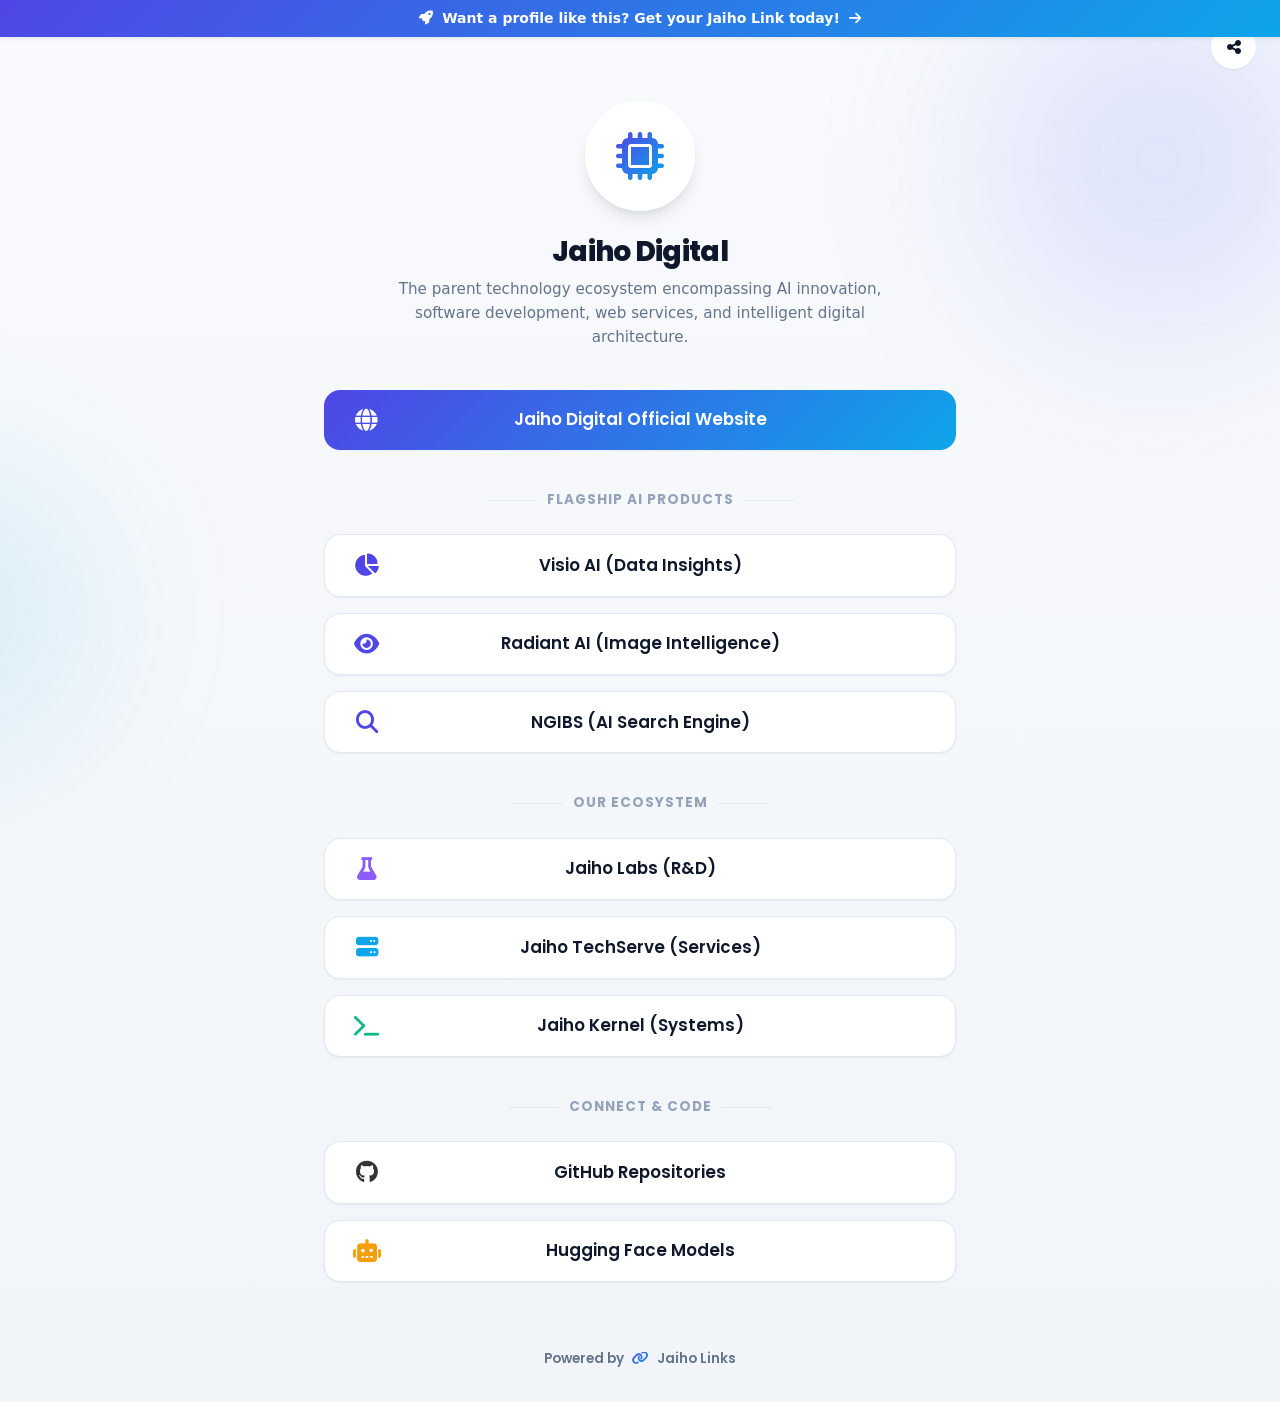
<file: clients/jaiho-digital-links.html>
<!DOCTYPE html>
<html lang="en">
<head>
    <meta charset="UTF-8">
    <meta name="viewport" content="width=device-width, initial-scale=1.0">
    <meta name="description" content="Welcome to the Jaiho Digital Ecosystem. Explore our AI products, software solutions, and subsidiary branches.">
    <title>Jaiho Digital | Jaiho Links</title>

    <link rel="preconnect" href="https://fonts.googleapis.com">
    <link rel="preconnect" href="https://fonts.gstatic.com" crossorigin>
    <link href="https://fonts.googleapis.com/css2?family=Inter:wght@300;400;500;600&family=Poppins:wght@500;600;700;800&display=swap" rel="stylesheet">

    <link rel="stylesheet" href="https://cdnjs.cloudflare.com/ajax/libs/font-awesome/6.4.0/css/all.min.css">

    <link href="https://cdn.jsdelivr.net/npm/bootstrap@5.3.0/dist/css/bootstrap.min.css" rel="stylesheet">

    <link rel="stylesheet" href="../style.css">

    <style>
        body {
            background: var(--bg-light-gradient);
            min-height: 100vh;
            display: flex;
            flex-direction: column;
            overflow-x: hidden;
        }

        .link-container {
            max-width: 680px;
            margin: 0 auto;
            padding: 4rem 1.5rem 2rem;
            flex: 1;
            width: 100%;
            position: relative;
            z-index: 1;
        }

        .profile-header {
            text-align: center;
            margin-bottom: 2.5rem;
        }

        .profile-avatar-wrapper {
            position: relative;
            display: inline-block;
            margin-bottom: 1.5rem;
        }

        .profile-avatar {
            width: 110px;
            height: 110px;
            border-radius: 50%;
            border: 4px solid #ffffff;
            box-shadow: var(--shadow-lg);
            background-color: var(--bg-main);
            display: flex;
            align-items: center;
            justify-content: center;
            margin: 0 auto;
        }

        /* Jaiho Digital Core Branding */
        .profile-icon {
            font-size: 3rem;
            background: var(--brand-gradient);
            -webkit-background-clip: text;
            -webkit-text-fill-color: transparent;
        }

        .profile-title {
            font-family: var(--font-heading);
            font-weight: 800;
            color: var(--text-main);
            margin-bottom: 0.5rem;
            font-size: 1.75rem;
        }

        .profile-bio {
            color: var(--text-muted);
            font-size: 0.95rem;
            max-width: 550px;
            margin: 0 auto;
            line-height: 1.6;
        }

        .links-wrapper {
            display: flex;
            flex-direction: column;
            gap: 1rem;
        }

        /* Group Dividers for the Ecosystem */
        .link-group-title {
            font-family: var(--font-heading);
            font-size: 0.85rem;
            font-weight: 700;
            text-transform: uppercase;
            letter-spacing: 1px;
            color: var(--text-light);
            margin: 1.5rem 0 0.5rem 0;
            text-align: center;
            display: flex;
            align-items: center;
            justify-content: center;
            gap: 10px;
        }
        
        .link-group-title::before, .link-group-title::after {
            content: "";
            height: 1px;
            background: var(--border-color);
            flex: 1;
            max-width: 50px;
        }

        .link-btn {
            display: flex;
            align-items: center;
            width: 100%;
            padding: 1.1rem 1.5rem;
            background: #ffffff;
            border: 1px solid var(--border-color);
            border-radius: var(--radius-lg);
            color: var(--text-main);
            font-family: var(--font-heading);
            font-weight: 600;
            font-size: 1.05rem;
            transition: all var(--transition-normal);
            box-shadow: var(--shadow-sm);
            text-decoration: none;
            position: relative;
            overflow: hidden;
        }

        .link-btn:hover {
            transform: translateY(-4px);
            box-shadow: var(--shadow-md);
            border-color: var(--primary-color);
            color: var(--primary-dark);
        }

        .link-btn.priority {
            background: var(--brand-gradient);
            color: #ffffff;
            border: none;
        }

        .link-btn.priority:hover {
            background: var(--brand-gradient-hover);
            color: #ffffff;
            box-shadow: var(--shadow-glow);
        }

        .link-btn.priority .link-icon {
            color: #ffffff;
        }

        .link-icon {
            font-size: 1.4rem;
            width: 35px;
            text-align: center;
            color: var(--primary-color);
            transition: all var(--transition-normal);
        }

        .link-text {
            flex-grow: 1;
            text-align: center;
            padding-right: 35px;
        }

        .share-btn {
            position: absolute;
            top: 1.5rem;
            right: 1.5rem;
            width: 45px;
            height: 45px;
            border-radius: 50%;
            background: #ffffff;
            display: flex;
            align-items: center;
            justify-content: center;
            color: var(--text-main);
            box-shadow: var(--shadow-sm);
            cursor: pointer;
            transition: all var(--transition-normal);
            z-index: 10;
        }

        .share-btn:hover {
            background: var(--bg-surface-alt);
            color: var(--primary-color);
            transform: scale(1.05);
        }

        .jaiho-watermark {
            text-align: center;
            padding: 2rem 0;
            margin-top: auto;
            position: relative;
            z-index: 1;
        }

        .watermark-link {
            display: inline-flex;
            align-items: center;
            gap: 0.5rem;
            color: var(--text-muted);
            font-family: var(--font-heading);
            font-weight: 600;
            font-size: 0.85rem;
            text-decoration: none;
            transition: color var(--transition-fast);
        }

        .watermark-link:hover {
            color: var(--primary-color);
        }
    </style>
</head>
<body>

    <div class="w-100 text-center py-2 shadow-sm" style="background: var(--brand-gradient); z-index: 100; position: relative;">
        <a href="../index.html#contact" class="text-white text-decoration-none fw-bold small d-block px-3">
            <i class="fas fa-rocket me-1"></i> Want a profile like this? Get your Jaiho Link today! <i class="fas fa-arrow-right ms-1"></i>
        </a>
    </div>

    <div class="blob blob-1" style="top: -10%; right: -10%; opacity: 0.3; width: 500px; height: 500px; position: fixed;"></div>
    <div class="blob blob-2" style="bottom: 10%; left: -20%; opacity: 0.2; width: 400px; height: 400px; position: fixed;"></div>

    <div class="share-btn" onclick="navigator.share({title: 'Jaiho Digital Ecosystem Links', url: window.location.href})" aria-label="Share this profile">
        <i class="fas fa-share-nodes"></i>
    </div>

    <main class="link-container">
        
        <header class="profile-header">
            <div class="profile-avatar-wrapper">
                <div class="profile-avatar">
                    <i class="fas fa-microchip profile-icon"></i>
                </div>
            </div>
            <h1 class="profile-title">Jaiho Digital</h1>
            <p class="profile-bio">The parent technology ecosystem encompassing AI innovation, software development, web services, and intelligent digital architecture.</p>
        </header>

        <nav class="links-wrapper">
            
            <a href="https://jaiho-digital.onrender.com" class="link-btn priority" target="_blank" rel="noopener noreferrer">
                <i class="fas fa-globe link-icon"></i>
                <span class="link-text">Jaiho Digital Official Website</span>
            </a>

            <div class="link-group-title">Flagship AI Products</div>

            <a href="https://visio-ai.streamlit.app" class="link-btn" target="_blank" rel="noopener noreferrer">
                <i class="fas fa-chart-pie link-icon"></i>
                <span class="link-text">Visio AI (Data Insights)</span>
            </a>

            <a href="https://huggingface.co/spaces/jaihodigital/radiant_ai" class="link-btn" target="_blank" rel="noopener noreferrer">
                <i class="fas fa-eye link-icon"></i>
                <span class="link-text">Radiant AI (Image Intelligence)</span>
            </a>
            
            <a href="https://huggingface.co/spaces/jaihodigital/ngibs-ai-search" class="link-btn" target="_blank" rel="noopener noreferrer">
                <i class="fas fa-search link-icon"></i>
                <span class="link-text">NGIBS (AI Search Engine)</span>
            </a>

            <div class="link-group-title">Our Ecosystem</div>

            <a href="https://jaiho-labs.onrender.com" class="link-btn" target="_blank" rel="noopener noreferrer">
                <i class="fas fa-flask link-icon" style="color: #8b5cf6;"></i>
                <span class="link-text">Jaiho Labs (R&D)</span>
            </a>

            <a href="https://jaihotechserve.onrender.com" class="link-btn" target="_blank" rel="noopener noreferrer">
                <i class="fas fa-server link-icon" style="color: #0ea5e9;"></i>
                <span class="link-text">Jaiho TechServe (Services)</span>
            </a>

            <a href="https://jaihokernel.onrender.com" class="link-btn" target="_blank" rel="noopener noreferrer">
                <i class="fas fa-terminal link-icon" style="color: #10b981;"></i>
                <span class="link-text">Jaiho Kernel (Systems)</span>
            </a>

            <div class="link-group-title">Connect & Code</div>

            <a href="https://github.com/jaihodigital" class="link-btn" target="_blank" rel="noopener noreferrer">
                <i class="fab fa-github link-icon" style="color: #333;"></i>
                <span class="link-text">GitHub Repositories</span>
            </a>

            <a href="https://huggingface.co/jaihodigital" class="link-btn" target="_blank" rel="noopener noreferrer">
                <i class="fas fa-robot link-icon" style="color: #f59e0b;"></i>
                <span class="link-text">Hugging Face Models</span>
            </a>

        </nav>
    </main>

    <footer class="jaiho-watermark">
        <a href="../index.html" class="watermark-link">
            Powered by 
            <i class="fas fa-link watermark-icon brand-gradient" style="-webkit-background-clip: text; -webkit-text-fill-color: transparent;"></i> 
            Jaiho Links
        </a>
    </footer>

</body>
</html>
</file>
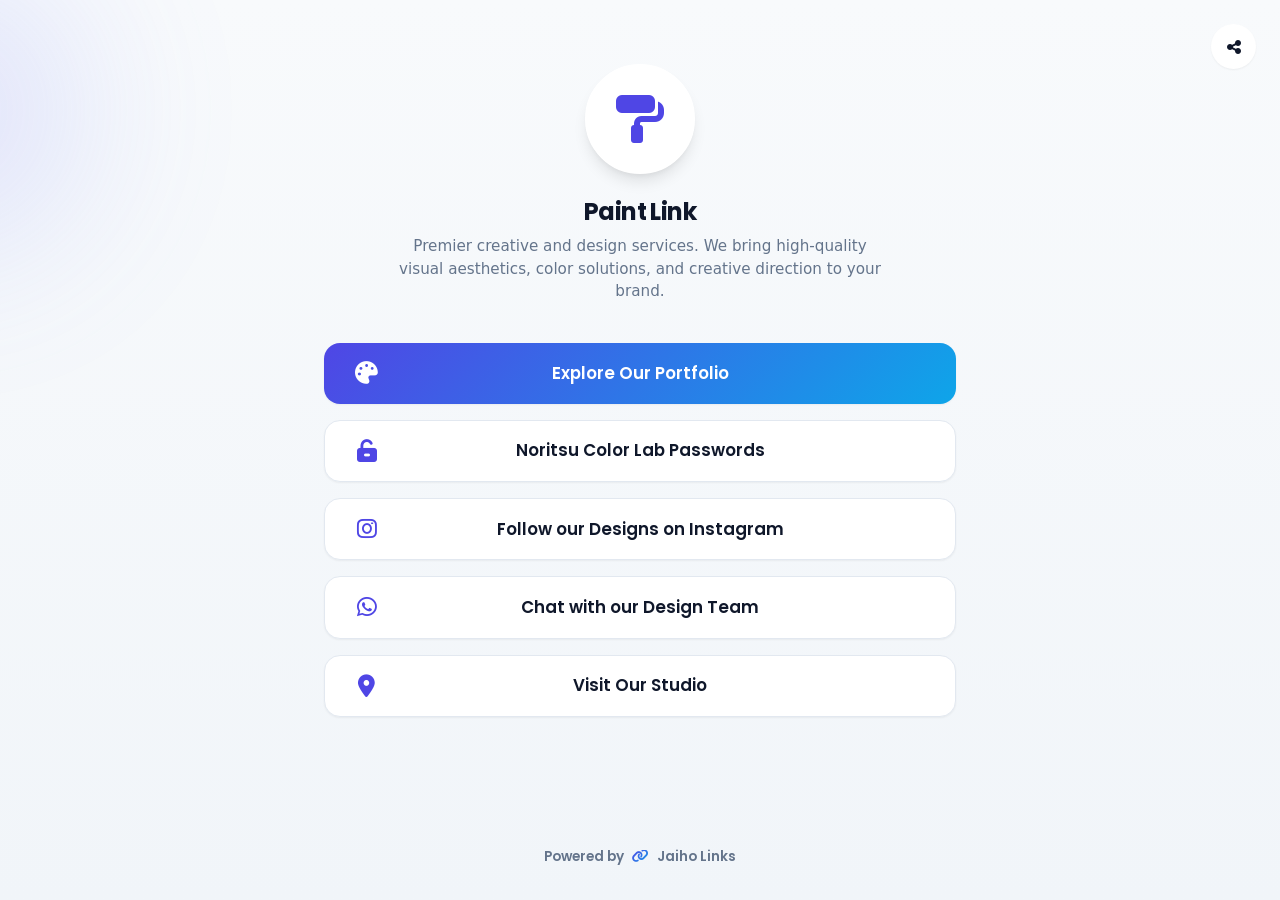
<file: clients/paint-link.html>
<!DOCTYPE html>
<html lang="en">
<head>
    <meta charset="UTF-8">
    <meta name="viewport" content="width=device-width, initial-scale=1.0">
    <meta name="description" content="Paint Link's official digital links, managed by Jaiho Links. Explore our portfolio, services, and contact information.">
    <title>Paint Link | Jaiho Links</title>

    <link rel="preconnect" href="https://fonts.googleapis.com">
    <link rel="preconnect" href="https://fonts.gstatic.com" crossorigin>
    <link href="https://fonts.googleapis.com/css2?family=Inter:wght@300;400;500;600&family=Poppins:wght@500;600;700;800&display=swap" rel="stylesheet">

    <link rel="stylesheet" href="https://cdnjs.cloudflare.com/ajax/libs/font-awesome/6.4.0/css/all.min.css">

    <link href="https://cdn.jsdelivr.net/npm/bootstrap@5.3.0/dist/css/bootstrap.min.css" rel="stylesheet">

    <link rel="stylesheet" href="../style.css">

    <style>
        body {
            background: var(--bg-light-gradient);
            min-height: 100vh;
            display: flex;
            flex-direction: column;
            overflow-x: hidden;
        }

        .link-container {
            max-width: 680px;
            margin: 0 auto;
            padding: 4rem 1.5rem 2rem;
            flex: 1;
            width: 100%;
            position: relative;
            z-index: 1;
        }

        .profile-header {
            text-align: center;
            margin-bottom: 2.5rem;
        }

        .profile-avatar-wrapper {
            position: relative;
            display: inline-block;
            margin-bottom: 1.5rem;
        }

        .profile-avatar {
            width: 110px;
            height: 110px;
            border-radius: 50%;
            border: 4px solid #ffffff;
            box-shadow: var(--shadow-lg);
            background-color: var(--bg-main);
            display: flex;
            align-items: center;
            justify-content: center;
            margin: 0 auto;
        }

        /* Paint Link Specific Branding */
        .profile-icon {
            font-size: 3rem;
            color: var(--primary-color);
        }

        .profile-title {
            font-family: var(--font-heading);
            font-weight: 700;
            color: var(--text-main);
            margin-bottom: 0.5rem;
            font-size: 1.5rem;
        }

        .profile-bio {
            color: var(--text-muted);
            font-size: 0.95rem;
            max-width: 500px;
            margin: 0 auto;
            line-height: 1.5;
        }

        .links-wrapper {
            display: flex;
            flex-direction: column;
            gap: 1rem;
        }

        .link-btn {
            display: flex;
            align-items: center;
            width: 100%;
            padding: 1.1rem 1.5rem;
            background: #ffffff;
            border: 1px solid var(--border-color);
            border-radius: var(--radius-lg);
            color: var(--text-main);
            font-family: var(--font-heading);
            font-weight: 600;
            font-size: 1.05rem;
            transition: all var(--transition-normal);
            box-shadow: var(--shadow-sm);
            text-decoration: none;
            position: relative;
            overflow: hidden;
        }

        .link-btn:hover {
            transform: translateY(-4px);
            box-shadow: var(--shadow-md);
            border-color: var(--primary-light);
            color: var(--primary-dark);
        }

        .link-btn.priority {
            background: var(--brand-gradient);
            color: #ffffff;
            border: none;
        }

        .link-btn.priority:hover {
            background: var(--brand-gradient-hover);
            color: #ffffff;
            box-shadow: var(--shadow-glow);
        }

        .link-btn.priority .link-icon {
            color: #ffffff;
        }

        .link-icon {
            font-size: 1.4rem;
            width: 35px;
            text-align: center;
            color: var(--primary-color);
            transition: all var(--transition-normal);
        }

        .link-text {
            flex-grow: 1;
            text-align: center;
            padding-right: 35px;
        }

        .share-btn {
            position: absolute;
            top: 1.5rem;
            right: 1.5rem;
            width: 45px;
            height: 45px;
            border-radius: 50%;
            background: #ffffff;
            display: flex;
            align-items: center;
            justify-content: center;
            color: var(--text-main);
            box-shadow: var(--shadow-sm);
            cursor: pointer;
            transition: all var(--transition-normal);
            z-index: 10;
        }

        .share-btn:hover {
            background: var(--bg-surface-alt);
            color: var(--primary-color);
            transform: scale(1.05);
        }

        .jaiho-watermark {
            text-align: center;
            padding: 2rem 0;
            margin-top: auto;
            position: relative;
            z-index: 1;
        }

        .watermark-link {
            display: inline-flex;
            align-items: center;
            gap: 0.5rem;
            color: var(--text-muted);
            font-family: var(--font-heading);
            font-weight: 600;
            font-size: 0.85rem;
            text-decoration: none;
            transition: color var(--transition-fast);
        }

        .watermark-link:hover {
            color: var(--primary-color);
        }
    </style>
</head>
<body>

    <div class="blob blob-1" style="top: -10%; left: -20%; opacity: 0.3; width: 400px; height: 400px; position: fixed;"></div>

    <div class="share-btn" onclick="navigator.share({title: 'Paint Link | Jaiho Links', url: window.location.href})" aria-label="Share this profile">
        <i class="fas fa-share-nodes"></i>
    </div>

    <main class="link-container">
        
        <header class="profile-header">
            <div class="profile-avatar-wrapper">
                <div class="profile-avatar">
                    <i class="fas fa-paint-roller profile-icon"></i>
                </div>
            </div>
            <h1 class="profile-title">Paint Link</h1>
            <p class="profile-bio">Premier creative and design services. We bring high-quality visual aesthetics, color solutions, and creative direction to your brand.</p>
        </header>

        <nav class="links-wrapper">
            
            <a href="#" class="link-btn priority" target="_blank" rel="noopener noreferrer">
                <i class="fas fa-palette link-icon"></i>
                <span class="link-text">Explore Our Portfolio</span>
            </a>

            <a href="https://jaiholabs.w3spaces.com" class="link-btn" target="_blank" rel="noopener noreferrer">
                <i class="fas fa-unlock-keyhole link-icon"></i>
                <span class="link-text">Noritsu Color Lab Passwords</span>
            </a>

            <a href="#" class="link-btn" target="_blank" rel="noopener noreferrer">
                <i class="fab fa-instagram link-icon"></i>
                <span class="link-text">Follow our Designs on Instagram</span>
            </a>

            <a href="#" class="link-btn" target="_blank" rel="noopener noreferrer">
                <i class="fab fa-whatsapp link-icon"></i>
                <span class="link-text">Chat with our Design Team</span>
            </a>

            <a href="#" class="link-btn" target="_blank" rel="noopener noreferrer">
                <i class="fas fa-location-dot link-icon"></i>
                <span class="link-text">Visit Our Studio</span>
            </a>

        </nav>
    </main>

    <footer class="jaiho-watermark">
        <a href="../index.html" class="watermark-link">
            Powered by 
            <i class="fas fa-link watermark-icon brand-gradient" style="-webkit-background-clip: text; -webkit-text-fill-color: transparent;"></i> 
            Jaiho Links
        </a>
    </footer>

</body>
</html>
</file>
<file: style.css>
/* ==========================================================================
   JAIHO LINKS - MASTER STYLESHEET
   Product: Jaiho Links
   Ecosystem: Jaiho Digital
   Managed by: Jaiho Reach
   Version: 1.0.0
   ========================================================================== */

/* --------------------------------------------------------------------------
   1. CSS VARIABLES & DESIGN SYSTEM
   -------------------------------------------------------------------------- */
   :root {
    /* Brand Colors - Jaiho Reach Aesthetic */
    --primary-color: #4f46e5;       /* Indigo */
    --primary-light: #818cf8;
    --primary-dark: #3730a3;
    --secondary-color: #0ea5e9;     /* Sky Blue */
    --accent-color: #f43f5e;        /* Rose */
    
    /* Gradients */
    --brand-gradient: linear-gradient(135deg, var(--primary-color) 0%, var(--secondary-color) 100%);
    --brand-gradient-hover: linear-gradient(135deg, var(--primary-dark) 0%, var(--primary-color) 100%);
    --text-gradient: linear-gradient(to right, var(--primary-color), var(--secondary-color));
    --bg-light-gradient: linear-gradient(180deg, #f8fafc 0%, #f1f5f9 100%);
    
    /* Neutral Colors - Light Theme */
    --bg-main: #ffffff;
    --bg-surface: #f8fafc;
    --bg-surface-alt: #f1f5f9;
    --text-main: #0f172a;
    --text-muted: #64748b;
    --text-light: #94a3b8;
    --border-color: #e2e8f0;
    
    /* Typography */
    --font-heading: 'Poppins', sans-serif;
    --font-body: 'Inter', sans-serif;
    
    /* Shadows */
    --shadow-sm: 0 1px 2px 0 rgba(0, 0, 0, 0.05);
    --shadow-md: 0 4px 6px -1px rgba(0, 0, 0, 0.1), 0 2px 4px -1px rgba(0, 0, 0, 0.06);
    --shadow-lg: 0 10px 15px -3px rgba(0, 0, 0, 0.1), 0 4px 6px -2px rgba(0, 0, 0, 0.05);
    --shadow-xl: 0 20px 25px -5px rgba(0, 0, 0, 0.1), 0 10px 10px -5px rgba(0, 0, 0, 0.04);
    --shadow-glow: 0 0 20px rgba(79, 70, 229, 0.3);
    
    /* Border Radius */
    --radius-sm: 0.375rem;
    --radius-md: 0.5rem;
    --radius-lg: 1rem;
    --radius-xl: 1.5rem;
    --radius-pill: 9999px;
    
    /* Transitions */
    --transition-fast: 0.15s ease-in-out;
    --transition-normal: 0.3s ease-in-out;
    --transition-slow: 0.5s ease-in-out;
    
    /* Z-Index Layers */
    --z-negative: -1;
    --z-base: 1;
    --z-elevated: 10;
    --z-dropdown: 100;
    --z-sticky: 1000;
    --z-modal: 1050;
    --z-popover: 1060;
}

/* --------------------------------------------------------------------------
   2. RESET & BASE STYLES
   -------------------------------------------------------------------------- */
* {
    margin: 0;
    padding: 0;
    box-sizing: border-box;
}

html {
    scroll-behavior: smooth;
    font-size: 16px;
}

body.light-theme {
    font-family: var(--font-body);
    color: var(--text-main);
    background-color: var(--bg-main);
    line-height: 1.6;
    -webkit-font-smoothing: antialiased;
    -moz-osx-font-smoothing: grayscale;
    overflow-x: hidden;
}

h1, h2, h3, h4, h5, h6 {
    font-family: var(--font-heading);
    color: var(--text-main);
    letter-spacing: -0.025em;
    margin-bottom: 1rem;
}

p {
    margin-bottom: 1.25rem;
    color: var(--text-muted);
}

a {
    color: var(--primary-color);
    text-decoration: none;
    transition: all var(--transition-normal);
}

a:hover {
    color: var(--primary-dark);
}

img {
    max-width: 100%;
    height: auto;
    display: block;
}

/* --------------------------------------------------------------------------
   3. TYPOGRAPHY & UTILITIES
   -------------------------------------------------------------------------- */
.text-gradient {
    background: var(--brand-gradient);
    -webkit-background-clip: text;
    -webkit-text-fill-color: transparent;
    background-clip: text;
    display: inline-block;
}

.text-muted { color: var(--text-muted) !important; }
.bg-light-gradient { background: var(--bg-light-gradient); }
.z-index-1 { z-index: var(--z-base); position: relative; }
.z-index-10 { z-index: var(--z-elevated); position: relative; }

/* --------------------------------------------------------------------------
   4. BUTTONS
   -------------------------------------------------------------------------- */
.btn {
    font-family: var(--font-heading);
    font-weight: 600;
    border-radius: var(--radius-pill);
    padding: 0.6rem 1.5rem;
    transition: all var(--transition-normal);
    position: relative;
    overflow: hidden;
    letter-spacing: 0.5px;
}

.btn-primary-gradient {
    background: var(--brand-gradient);
    color: #ffffff !important;
    border: none;
    box-shadow: var(--shadow-md);
}

.btn-primary-gradient:hover,
.btn-primary-gradient:focus {
    background: var(--brand-gradient-hover);
    box-shadow: var(--shadow-glow);
    transform: translateY(-2px);
    color: #ffffff;
}

.btn-primary-gradient:active {
    transform: translateY(0);
}

.btn-outline-secondary {
    background: transparent;
    color: var(--text-main);
    border: 2px solid var(--border-color);
}

.btn-outline-secondary:hover {
    background: var(--bg-surface-alt);
    border-color: var(--text-light);
    color: var(--text-main);
    transform: translateY(-2px);
}

.btn-outline-primary {
    color: var(--primary-color);
    border: 2px solid var(--primary-light);
    background: transparent;
}

.btn-outline-primary:hover {
    background: var(--primary-color);
    border-color: var(--primary-color);
    color: #ffffff;
}

/* --------------------------------------------------------------------------
   5. NAVIGATION BAR
   -------------------------------------------------------------------------- */
.custom-navbar {
    background: rgba(255, 255, 255, 0.9);
    backdrop-filter: blur(12px);
    -webkit-backdrop-filter: blur(12px);
    border-bottom: 1px solid rgba(226, 232, 240, 0.6);
    padding: 1rem 0;
    transition: all var(--transition-normal);
    box-shadow: var(--shadow-sm);
}

.custom-navbar.scrolled {
    padding: 0.75rem 0;
    background: rgba(255, 255, 255, 0.98);
    box-shadow: var(--shadow-md);
}

.navbar-brand {
    font-family: var(--font-heading);
    font-weight: 800;
    font-size: 1.5rem;
    display: flex;
    align-items: center;
    gap: 0.5rem;
}

.brand-gradient {
    background: var(--brand-gradient);
    -webkit-background-clip: text;
    -webkit-text-fill-color: transparent;
}

.brand-icon {
    background: var(--brand-gradient);
    -webkit-background-clip: text;
    -webkit-text-fill-color: transparent;
    font-size: 1.4rem;
}

.navbar-nav .nav-link {
    font-family: var(--font-heading);
    font-weight: 500;
    color: var(--text-main);
    padding: 0.5rem 1.25rem;
    position: relative;
    transition: color var(--transition-normal);
}

.navbar-nav .nav-link:hover,
.navbar-nav .nav-link.active {
    color: var(--primary-color);
}

/* Nav Link Underline Effect */
.navbar-nav .nav-link::after {
    content: '';
    position: absolute;
    width: 0;
    height: 2px;
    bottom: 0;
    left: 50%;
    background: var(--brand-gradient);
    transition: all var(--transition-normal);
    transform: translateX(-50%);
}

.navbar-nav .nav-link:hover::after,
.navbar-nav .nav-link.active::after {
    width: 60%;
}

.navbar-toggler {
    border: none;
    color: var(--text-main);
    font-size: 1.5rem;
}

.navbar-toggler:focus {
    box-shadow: none;
    outline: none;
}

/* --------------------------------------------------------------------------
   6. HERO SECTION
   -------------------------------------------------------------------------- */
.hero-section {
    position: relative;
    min-height: 100vh;
    padding: 8rem 0 5rem;
    overflow: hidden;
    background-color: var(--bg-surface);
}

/* Animated Background Blobs */
.hero-background-blobs {
    position: absolute;
    top: 0;
    left: 0;
    width: 100%;
    height: 100%;
    overflow: hidden;
    z-index: 0;
    pointer-events: none;
}

.blob {
    position: absolute;
    filter: blur(80px);
    opacity: 0.4;
    border-radius: 50%;
    animation: float 20s infinite ease-in-out alternate;
}

.blob-1 {
    top: -10%;
    right: -5%;
    width: 600px;
    height: 600px;
    background: radial-gradient(circle, var(--primary-light) 0%, transparent 70%);
    animation-delay: 0s;
}

.blob-2 {
    bottom: -10%;
    left: -10%;
    width: 500px;
    height: 500px;
    background: radial-gradient(circle, var(--secondary-color) 0%, transparent 70%);
    opacity: 0.3;
    animation-delay: -5s;
    animation-direction: alternate-reverse;
}

.hero-title {
    font-size: clamp(2.5rem, 5vw, 4.5rem);
    line-height: 1.1;
    color: var(--text-main);
}

.hero-subtitle {
    font-size: clamp(1.1rem, 2vw, 1.25rem);
    max-width: 700px;
    color: var(--text-muted);
}

.badge-soft-primary {
    background-color: rgba(79, 70, 229, 0.1);
    color: var(--primary-color);
    font-family: var(--font-heading);
    font-weight: 600;
    padding: 0.5rem 1rem;
    border-radius: var(--radius-pill);
    font-size: 0.875rem;
    border: 1px solid rgba(79, 70, 229, 0.2);
}

/* --------------------------------------------------------------------------
   7. SECTION HEADERS
   -------------------------------------------------------------------------- */
.section-header {
    margin-bottom: 4rem;
}

.section-title {
    font-size: clamp(2rem, 3vw, 2.5rem);
    position: relative;
    display: inline-block;
}

/* --------------------------------------------------------------------------
   8. FEATURES SECTION
   -------------------------------------------------------------------------- */
.features-section {
    background-color: var(--bg-main);
    position: relative;
}

.feature-card {
    background: var(--bg-main);
    border-radius: var(--radius-xl);
    border: 1px solid var(--border-color);
    transition: all var(--transition-normal);
    box-shadow: var(--shadow-sm);
}

.feature-card:hover {
    transform: translateY(-10px);
    box-shadow: var(--shadow-xl);
    border-color: var(--primary-light);
}

.feature-icon-wrapper {
    width: 80px;
    height: 80px;
    border-radius: 50%;
    background: var(--bg-surface);
    display: flex;
    align-items: center;
    justify-content: center;
    margin-bottom: 1.5rem;
    position: relative;
    transition: all var(--transition-normal);
}

.feature-card:hover .feature-icon-wrapper {
    background: var(--brand-gradient);
}

.feature-icon {
    font-size: 2rem;
    background: var(--brand-gradient);
    -webkit-background-clip: text;
    -webkit-text-fill-color: transparent;
    transition: all var(--transition-normal);
}

.feature-card:hover .feature-icon {
    background: none;
    -webkit-text-fill-color: #ffffff;
    color: #ffffff;
}

/* --------------------------------------------------------------------------
   9. CLIENTS / PROFILES SECTION
   -------------------------------------------------------------------------- */
.clients-section {
    border-top: 1px solid var(--border-color);
    border-bottom: 1px solid var(--border-color);
}

.client-card {
    background: var(--bg-main);
    border-radius: var(--radius-lg);
    border: 1px solid var(--border-color);
    transition: all var(--transition-normal);
    position: relative;
    overflow: hidden;
}

.client-card:hover {
    transform: translateY(-5px);
    box-shadow: var(--shadow-lg);
    border-color: var(--primary-light);
}

.client-avatar {
    width: 70px;
    height: 70px;
    border-radius: 50%;
    background: var(--bg-surface-alt);
    display: flex;
    align-items: center;
    justify-content: center;
    border: 2px solid var(--bg-main);
    box-shadow: var(--shadow-md);
}

.view-all-link {
    color: var(--primary-color);
    font-family: var(--font-heading);
}

.view-all-link:hover {
    color: var(--primary-dark);
    transform: translateX(5px);
}

/* --------------------------------------------------------------------------
   10. HOW IT WORKS (PROCESS) SECTION
   -------------------------------------------------------------------------- */
.process-section {
    background-color: var(--bg-main);
}

.process-row::before {
    content: '';
    position: absolute;
    top: 30px;
    left: 15%;
    right: 15%;
    height: 2px;
    background: dashed 2px var(--border-color);
    z-index: 0;
}

.process-step {
    position: relative;
    z-index: 1;
}

.step-number {
    width: 60px;
    height: 60px;
    border-radius: 50%;
    background: var(--brand-gradient);
    color: #ffffff;
    font-family: var(--font-heading);
    font-size: 1.5rem;
    font-weight: 700;
    display: flex;
    align-items: center;
    justify-content: center;
    border: 5px solid var(--bg-main);
    box-shadow: var(--shadow-md);
}

/* --------------------------------------------------------------------------
   11. CALL TO ACTION (CTA) SECTION
   -------------------------------------------------------------------------- */
.cta-section {
    background-color: var(--bg-surface);
    position: relative;
    padding: 6rem 0;
}

.cta-content-box {
    background: var(--brand-gradient);
    position: relative;
    overflow: hidden;
}

.cta-content-box::before {
    content: '';
    position: absolute;
    top: -50%;
    left: -50%;
    width: 200%;
    height: 200%;
    background: radial-gradient(circle, rgba(255,255,255,0.2) 0%, transparent 60%);
    animation: rotate 20s linear infinite;
    pointer-events: none;
}

.cta-content-box h2, 
.cta-content-box p {
    color: #ffffff;
    position: relative;
    z-index: 1;
}

.cta-content-box .btn-light {
    color: var(--primary-dark) !important;
    position: relative;
    z-index: 1;
    box-shadow: var(--shadow-lg);
}

.cta-content-box .btn-light:hover {
    background-color: #f8fafc;
    transform: translateY(-3px);
    box-shadow: 0 15px 25px rgba(0,0,0,0.2);
}

/* --------------------------------------------------------------------------
   12. FOOTER
   -------------------------------------------------------------------------- */
.footer {
    background-color: var(--bg-main);
    color: var(--text-muted);
}

.footer-links a {
    transition: all var(--transition-fast);
}

.footer-links a:hover {
    color: var(--primary-color) !important;
    padding-left: 5px;
}

.social-links a {
    display: flex;
    align-items: center;
    justify-content: center;
    width: 40px;
    height: 40px;
    border-radius: 50%;
    background: var(--bg-surface-alt);
    transition: all var(--transition-normal);
}

.social-links a:hover {
    background: var(--brand-gradient);
    color: #ffffff !important;
    transform: translateY(-3px);
    box-shadow: var(--shadow-md);
}

/* --------------------------------------------------------------------------
   13. ANIMATIONS & KEYFRAMES
   -------------------------------------------------------------------------- */
@keyframes float {
    0% { transform: translate(0, 0) scale(1); }
    33% { transform: translate(30px, -50px) scale(1.05); }
    66% { transform: translate(-20px, 20px) scale(0.95); }
    100% { transform: translate(0, 0) scale(1); }
}

@keyframes rotate {
    0% { transform: rotate(0deg); }
    100% { transform: rotate(360deg); }
}

@keyframes pulse-glow {
    0% { box-shadow: 0 0 0 0 rgba(79, 70, 229, 0.4); }
    70% { box-shadow: 0 0 0 15px rgba(79, 70, 229, 0); }
    100% { box-shadow: 0 0 0 0 rgba(79, 70, 229, 0); }
}

/* --------------------------------------------------------------------------
   14. MEDIA QUERIES (RESPONSIVE DESIGN)
   -------------------------------------------------------------------------- */

/* Extra Large Devices (Large Desktops, 1200px and down) */
@media (max-width: 1199.98px) {
    .hero-title {
        font-size: 3.5rem;
    }
}

/* Large Devices (Desktops, 992px and down) */
@media (max-width: 991.98px) {
    .hero-section {
        padding: 7rem 0 4rem;
        min-height: auto;
    }
    
    .custom-navbar {
        background: rgba(255, 255, 255, 0.98);
    }
    
    .navbar-collapse {
        background: var(--bg-main);
        padding: 1.5rem;
        border-radius: var(--radius-lg);
        box-shadow: var(--shadow-lg);
        margin-top: 1rem;
        border: 1px solid var(--border-color);
        text-align: center;
    }
    
    .nav-item {
        margin-bottom: 0.5rem;
    }
    
    .nav-item.ms-lg-3 {
        margin-top: 1rem;
        margin-left: 0 !important;
    }
    
    .process-row::before {
        display: none; /* Hide dashed line on smaller screens */
    }
    
    .process-step {
        margin-bottom: 2rem;
    }
}

/* Medium Devices (Tablets, 768px and down) */
@media (max-width: 767.98px) {
    .hero-title {
        font-size: 2.5rem;
    }
    
    .hero-cta-group {
        flex-direction: column;
        gap: 1rem;
    }
    
    .hero-cta-group .btn {
        width: 100%;
    }
    
    .section-title {
        font-size: 2rem;
    }
    
    .cta-content-box {
        padding: 3rem 2rem !important;
    }
}

/* Small Devices (Landscape phones, 576px and down) */
@media (max-width: 575.98px) {
    .hero-title {
        font-size: 2rem;
    }
    
    .footer-links {
        margin-bottom: 2rem;
    }
    
    .blob {
        display: none; /* Improve performance on mobile */
    }
}

/* Print Styles */
@media print {
    .hero-background-blobs,
    .btn,
    .custom-navbar {
        display: none !important;
    }
    
    body {
        background: #fff;
        color: #000;
    }
}
</file>
